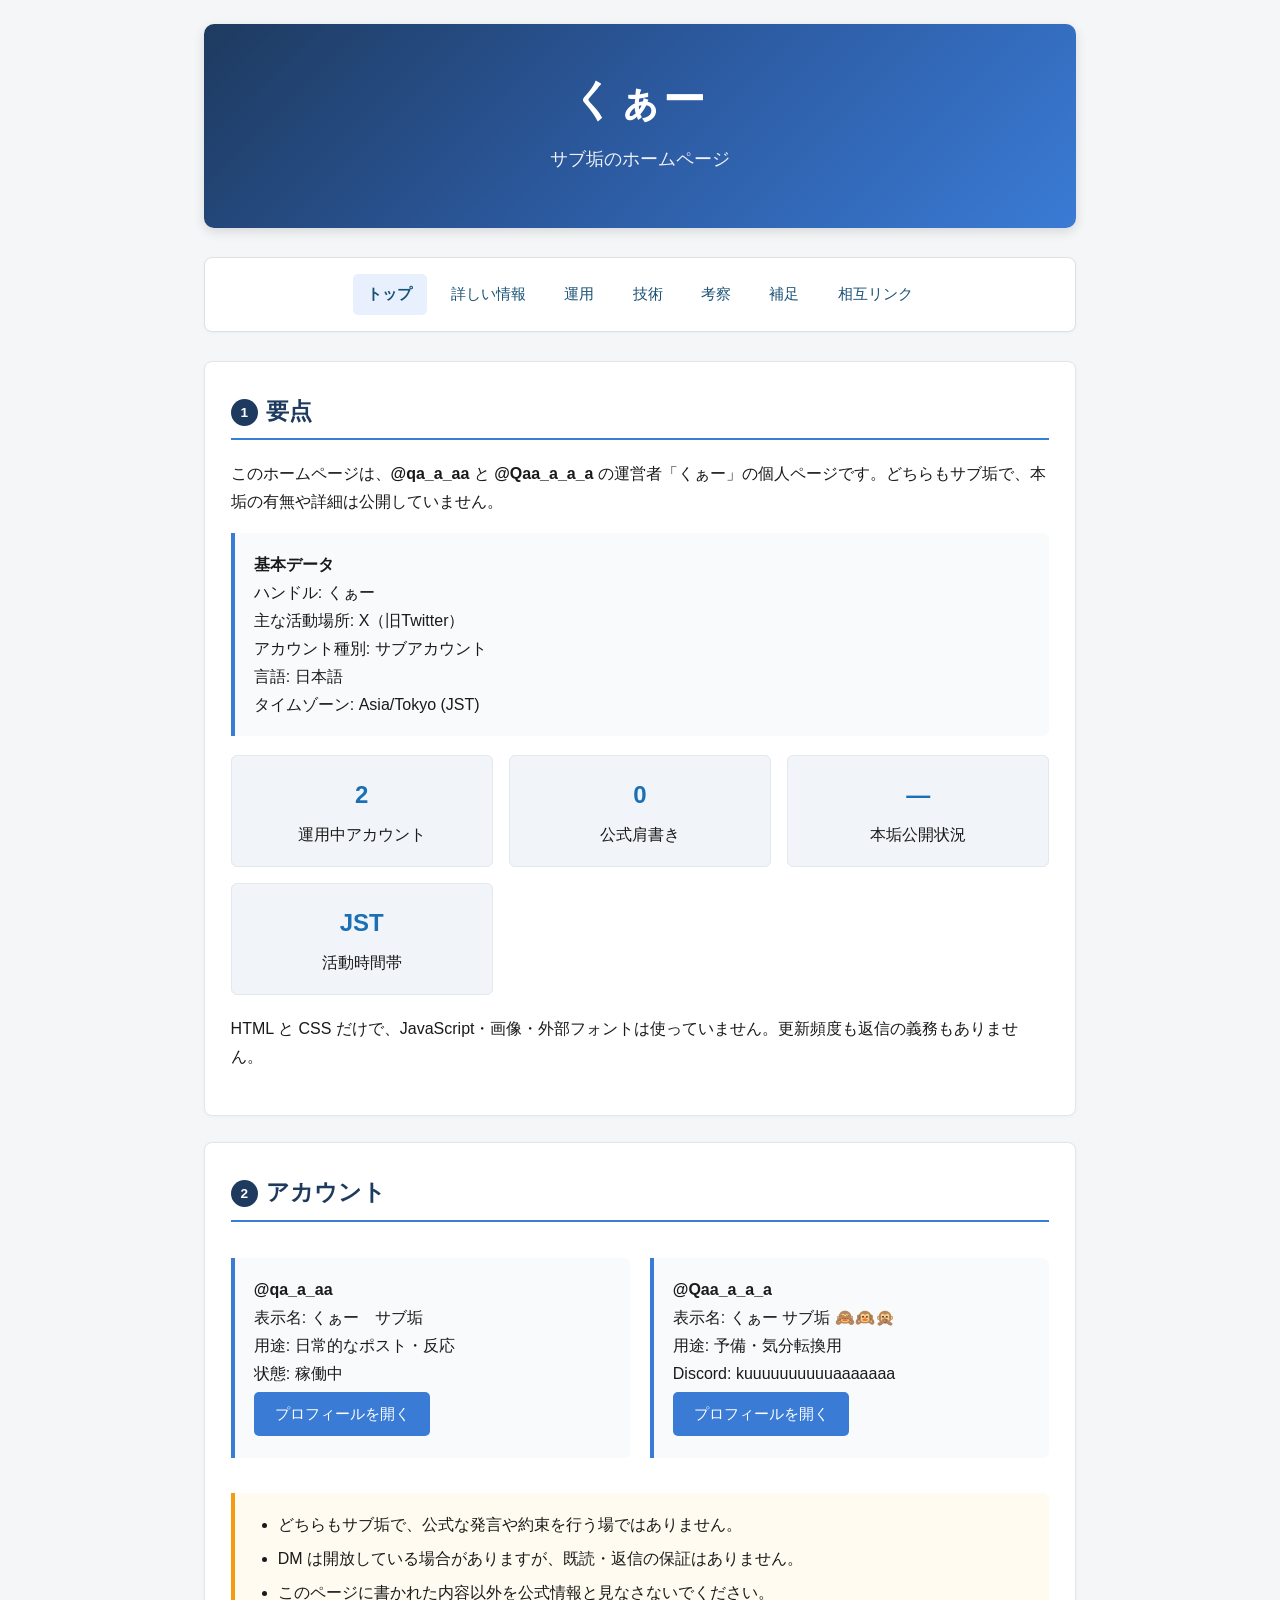
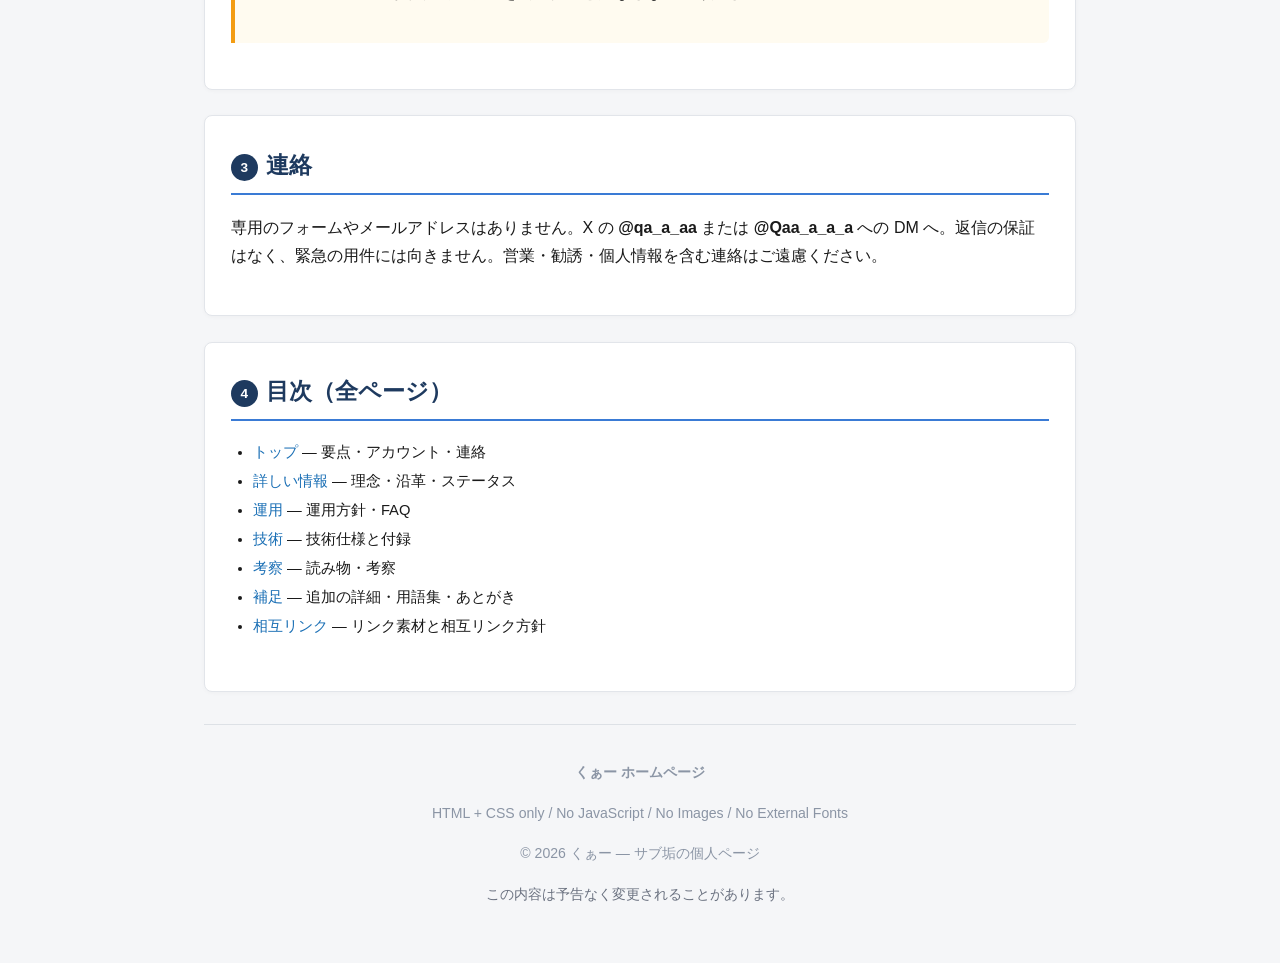
<file: index.html>
<!DOCTYPE html>
<html lang="ja">
<head>
<meta charset="utf-8">
<meta name="viewport" content="width=device-width,initial-scale=1">
<title>くぁー 公式ホームページ / kubobeem.tech</title>
<meta name="description" content="サブ垢「くぁー」の個人ページ。プロフィール、運用方針、FAQ、読み物。">
<meta property="og:type" content="website">
<meta property="og:title" content="くぁー 公式ホームページ">
<meta property="og:description" content="サブ垢「くぁー」の個人ページ。プロフィール、運用方針、FAQ、読み物。">
<meta property="og:url" content="https://kubobeem.tech/">
<meta property="og:image" content="https://kuboes.ninja/og.png">
<meta property="og:image:width" content="1200">
<meta property="og:image:height" content="630">
<meta name="twitter:card" content="summary_large_image">
<meta name="twitter:title" content="くぁー 公式ホームページ">
<meta name="twitter:description" content="サブ垢「くぁー」の個人ページ。プロフィール、運用方針、FAQ、読み物。">
<meta name="twitter:image" content="https://kuboes.ninja/og.png">
<link rel="stylesheet" href="style.css">
</head>
<body>

<header id="top">
<h1>くぁー</h1>
<p class="subtitle">サブ垢のホームページ</p>
</header>

<nav>
<a href="index.html" aria-current="page"><strong>トップ</strong></a>
<a href="about.html">詳しい情報</a>
<a href="policy.html">運用</a>
<a href="tech.html">技術</a>
<a href="notes.html">考察</a>
<a href="appendix.html">補足</a>
<a href="links.html">相互リンク</a>
</nav>

<section id="profile">
<h2><span class="section-num">1</span>要点</h2>

<p>このホームページは、<strong>@qa_a_aa</strong> と <strong>@Qaa_a_a_a</strong> の運営者「くぁー」の個人ページです。どちらもサブ垢で、本垢の有無や詳細は公開していません。</p>

<div class="card">
<strong>基本データ</strong><br>
ハンドル: くぁー<br>
主な活動場所: X（旧Twitter）<br>
アカウント種別: サブアカウント<br>
言語: 日本語<br>
タイムゾーン: Asia/Tokyo (JST)
</div>

<div class="grid">
<div class="grid-item"><strong>2</strong>運用中アカウント</div>
<div class="grid-item"><strong>0</strong>公式肩書き</div>
<div class="grid-item"><strong>—</strong>本垢公開状況</div>
<div class="grid-item"><strong>JST</strong>活動時間帯</div>
</div>

<p>HTML と CSS だけで、JavaScript・画像・外部フォントは使っていません。更新頻度も返信の義務もありません。</p>
</section>

<section id="accounts">
<h2><span class="section-num">2</span>アカウント</h2>

<div class="two-col">
<div class="card">
<strong>@qa_a_aa</strong><br>
表示名: くぁー　サブ垢<br>
用途: 日常的なポスト・反応<br>
状態: 稼働中<br>
<a href="https://x.com/qa_a_aa" class="btn">プロフィールを開く</a>
</div>
<div class="card">
<strong>@Qaa_a_a_a</strong><br>
表示名: くぁー サブ垢 🙈🙉🙊<br>
用途: 予備・気分転換用<br>
Discord: kuuuuuuuuuuaaaaaaa<br>
<a href="https://x.com/Qaa_a_a_a" class="btn">プロフィールを開く</a>
</div>
</div>

<div class="card card-note">
<ul>
<li>どちらもサブ垢で、公式な発言や約束を行う場ではありません。</li>
<li>DM は開放している場合がありますが、既読・返信の保証はありません。</li>
<li>このページに書かれた内容以外を公式情報と見なさないでください。</li>
</ul>
</div>
</section>

<section id="contact">
<h2><span class="section-num">3</span>連絡</h2>

<p>専用のフォームやメールアドレスはありません。X の <strong>@qa_a_aa</strong> または <strong>@Qaa_a_a_a</strong> への DM へ。返信の保証はなく、緊急の用件には向きません。営業・勧誘・個人情報を含む連絡はご遠慮ください。</p>
</section>

<section id="toc">
<h2><span class="section-num">4</span>目次（全ページ）</h2>

<ul class="toc">
<li><a href="index.html">トップ</a> — 要点・アカウント・連絡</li>
<li><a href="about.html">詳しい情報</a> — 理念・沿革・ステータス</li>
<li><a href="policy.html">運用</a> — 運用方針・FAQ</li>
<li><a href="tech.html">技術</a> — 技術仕様と付録</li>
<li><a href="notes.html">考察</a> — 読み物・考察</li>
<li><a href="appendix.html">補足</a> — 追加の詳細・用語集・あとがき</li>
<li><a href="links.html">相互リンク</a> — リンク素材と相互リンク方針</li>
</ul>
</section>

<footer>
<p><strong>くぁー ホームページ</strong></p>
<p>HTML + CSS only / No JavaScript / No Images / No External Fonts</p>
<p>© 2026 くぁー — サブ垢の個人ページ</p>
<p class="meta">この内容は予告なく変更されることがあります。</p>
</footer>
</body>
</html>
</file>
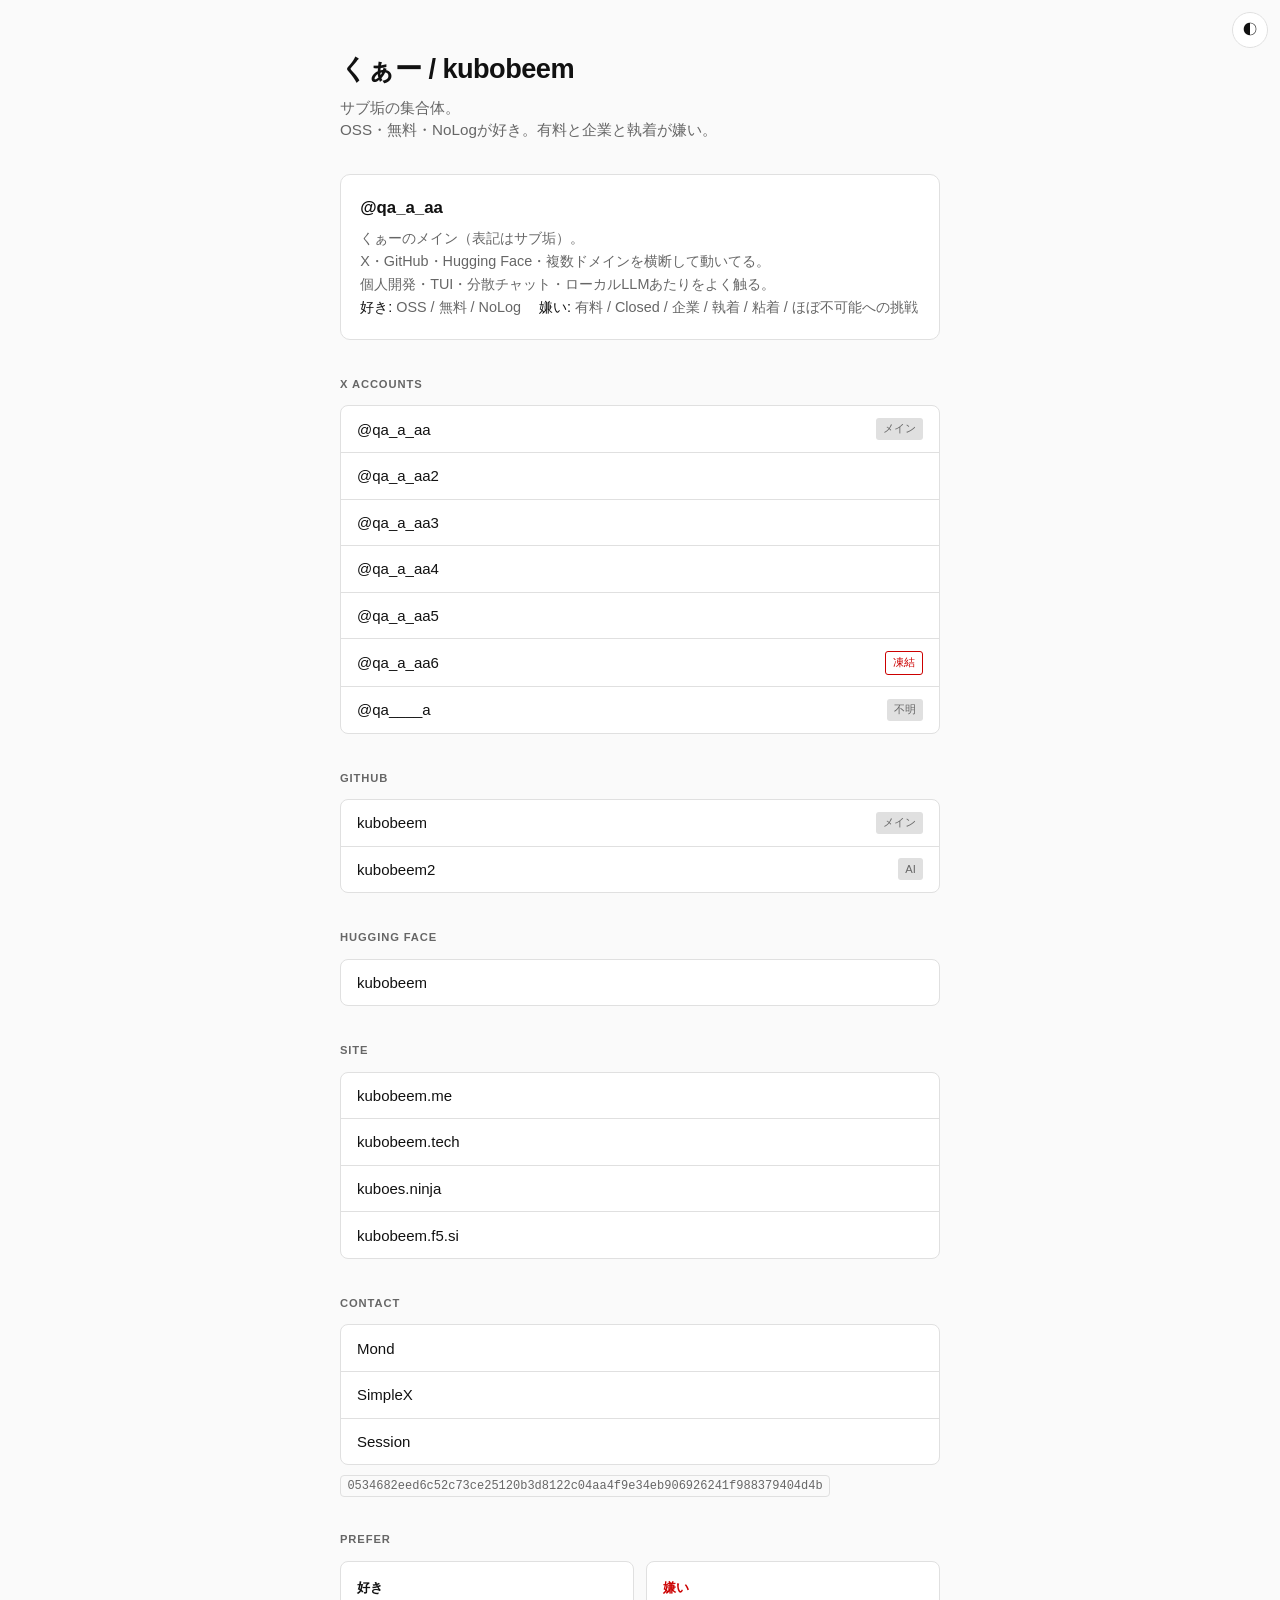
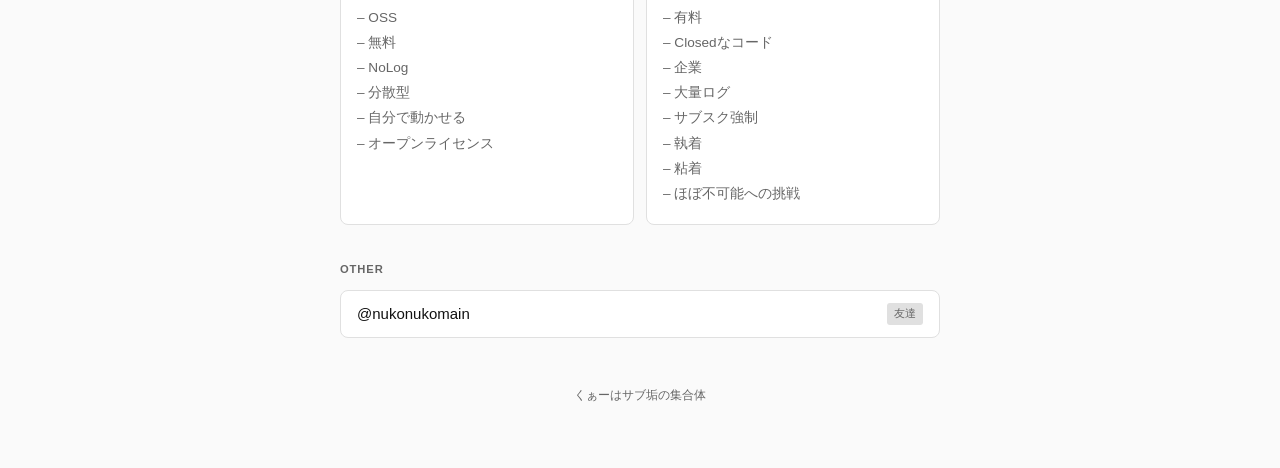
<file: me/index.html>
<!DOCTYPE html>
<html lang="ja">
<head>
  <meta charset="UTF-8">
  <meta name="viewport" content="width=device-width, initial-scale=1.0">
  <title>くぁー / kubobeem</title>
  <style>
    :root {
      --bg: #0a0a0a;
      --text: #e8e8e8;
      --muted: #777;
      --border: #222;
      --accent: #e11;
      --card: #141414;
      --hover: #1c1c1c;
    }

    @media (prefers-color-scheme: light) {
      :root:not([data-theme="dark"]) {
        --bg: #fafafa;
        --text: #111;
        --muted: #666;
        --border: #e0e0e0;
        --accent: #c00;
        --card: #fff;
        --hover: #f5f5f5;
      }
    }

    [data-theme="light"] {
      --bg: #fafafa;
      --text: #111;
      --muted: #666;
      --border: #e0e0e0;
      --accent: #c00;
      --card: #fff;
      --hover: #f5f5f5;
    }

    [data-theme="dark"] {
      --bg: #0a0a0a;
      --text: #e8e8e8;
      --muted: #777;
      --border: #222;
      --accent: #e11;
      --card: #141414;
      --hover: #1c1c1c;
    }

    * { margin: 0; padding: 0; box-sizing: border-box; }

    body {
      font-family: "SF Pro Text", -apple-system, BlinkMacSystemFont, "Segoe UI", "Hiragino Sans", "Noto Sans JP", sans-serif;
      background: var(--bg);
      color: var(--text);
      line-height: 1.55;
      padding: 3rem 1.25rem 4rem;
      max-width: 640px;
      margin: 0 auto;
      font-size: 15px;
      transition: background .15s, color .15s;
    }

    .theme-btn {
      position: fixed;
      top: 12px;
      right: 12px;
      width: 36px;
      height: 36px;
      border: 1px solid var(--border);
      background: var(--card);
      color: var(--text);
      font-size: 14px;
      cursor: pointer;
      border-radius: 50%;
      display: flex;
      align-items: center;
      justify-content: center;
      z-index: 10;
    }
    .theme-btn:hover { border-color: var(--accent); }

    header { margin-bottom: 2rem; }
    h1 {
      font-size: 1.7rem;
      font-weight: 700;
      letter-spacing: -0.02em;
      margin-bottom: 0.4rem;
    }
    .tagline {
      color: var(--muted);
      font-size: 0.95rem;
      line-height: 1.5;
    }

    .main-card {
      border: 1px solid var(--border);
      border-radius: 10px;
      background: var(--card);
      padding: 1.25rem 1.2rem;
      margin-bottom: 2.25rem;
    }
    .main-card .handle {
      font-size: 1.05rem;
      font-weight: 600;
      margin-bottom: 0.35rem;
    }
    .main-card .handle a {
      color: var(--text);
      text-decoration: none;
    }
    .main-card .handle a:hover { color: var(--accent); }
    .main-card .desc {
      color: var(--muted);
      font-size: 0.9rem;
      line-height: 1.6;
    }
    .main-card .desc strong {
      color: var(--text);
      font-weight: 500;
    }

    section { margin-bottom: 2.25rem; }
    h2 {
      font-size: 0.7rem;
      font-weight: 600;
      letter-spacing: 0.08em;
      text-transform: uppercase;
      color: var(--muted);
      margin-bottom: 0.75rem;
    }

    .list {
      border: 1px solid var(--border);
      border-radius: 8px;
      overflow: hidden;
      background: var(--card);
    }
    .row {
      display: flex;
      align-items: center;
      justify-content: space-between;
      padding: 0.7rem 1rem;
      border-bottom: 1px solid var(--border);
      text-decoration: none;
      color: var(--text);
      transition: background .1s;
    }
    .row:last-child { border-bottom: none; }
    .row:hover { background: var(--hover); }
    .row .name { font-weight: 500; }
    .badge {
      font-size: 0.7rem;
      padding: 0.15rem 0.45rem;
      border-radius: 3px;
      background: var(--border);
      color: var(--muted);
      font-weight: 500;
    }
    .badge.red {
      background: transparent;
      color: var(--accent);
      border: 1px solid var(--accent);
    }

    .pref {
      display: grid;
      grid-template-columns: 1fr 1fr;
      gap: 0.75rem;
    }
    @media (max-width: 480px) {
      .pref { grid-template-columns: 1fr; }
    }
    .pref-box {
      border: 1px solid var(--border);
      border-radius: 8px;
      padding: 1rem;
      background: var(--card);
    }
    .pref-box h3 {
      font-size: 0.8rem;
      font-weight: 600;
      margin-bottom: 0.6rem;
    }
    .pref-box.hate h3 { color: var(--accent); }
    .pref-box ul {
      list-style: none;
      font-size: 0.85rem;
      color: var(--muted);
    }
    .pref-box li { margin-bottom: 0.25rem; }
    .pref-box li::before { content: "– "; }

    code {
      font-family: ui-monospace, "SF Mono", Menlo, monospace;
      font-size: 0.75rem;
      background: var(--bg);
      padding: 0.2rem 0.4rem;
      border-radius: 4px;
      border: 1px solid var(--border);
      word-break: break-all;
    }

    footer {
      margin-top: 3rem;
      text-align: center;
      font-size: 0.75rem;
      color: var(--muted);
    }
  </style>
</head>
<body>
  <button class="theme-btn" onclick="toggleTheme()" title="テーマ切替">◐</button>

  <header>
    <h1>くぁー / kubobeem</h1>
    <p class="tagline">サブ垢の集合体。<br>OSS・無料・NoLogが好き。有料と企業と執着が嫌い。</p>
  </header>

  <div class="main-card">
    <div class="handle"><a href="https://x.com/qa_a_aa" target="_blank">@qa_a_aa</a></div>
    <p class="desc">
      くぁーのメイン（表記はサブ垢）。<br>
      X・GitHub・Hugging Face・複数ドメインを横断して動いてる。<br>
      個人開発・TUI・分散チャット・ローカルLLMあたりをよく触る。<br>
      <strong>好き:</strong> OSS / 無料 / NoLog　
      <strong>嫌い:</strong> 有料 / Closed / 企業 / 執着 / 粘着 / ほぼ不可能への挑戦
    </p>
  </div>

  <section>
    <h2>X Accounts</h2>
    <div class="list">
      <a class="row" href="https://x.com/qa_a_aa" target="_blank">
        <span class="name">@qa_a_aa</span>
        <span class="badge">メイン</span>
      </a>
      <a class="row" href="https://x.com/qa_a_aa2" target="_blank">
        <span class="name">@qa_a_aa2</span>
      </a>
      <a class="row" href="https://x.com/qa_a_aa3" target="_blank">
        <span class="name">@qa_a_aa3</span>
      </a>
      <a class="row" href="https://x.com/qa_a_aa4" target="_blank">
        <span class="name">@qa_a_aa4</span>
      </a>
      <a class="row" href="https://x.com/qa_a_aa5" target="_blank">
        <span class="name">@qa_a_aa5</span>
      </a>
      <a class="row" href="https://x.com/qa_a_aa6" target="_blank">
        <span class="name">@qa_a_aa6</span>
        <span class="badge red">凍結</span>
      </a>
      <a class="row" href="https://x.com/qa____a" target="_blank">
        <span class="name">@qa____a</span>
        <span class="badge">不明</span>
      </a>
    </div>
  </section>

  <section>
    <h2>GitHub</h2>
    <div class="list">
      <a class="row" href="https://github.com/kubobeem" target="_blank">
        <span class="name">kubobeem</span>
        <span class="badge">メイン</span>
      </a>
      <a class="row" href="https://github.com/kubobeem2" target="_blank">
        <span class="name">kubobeem2</span>
        <span class="badge">AI</span>
      </a>
    </div>
  </section>

  <section>
    <h2>Hugging Face</h2>
    <div class="list">
      <a class="row" href="https://huggingface.co/kubobeem" target="_blank">
        <span class="name">kubobeem</span>
      </a>
    </div>
  </section>

  <section>
    <h2>Site</h2>
    <div class="list">
      <a class="row" href="https://kubobeem.me" target="_blank">
        <span class="name">kubobeem.me</span>
      </a>
      <a class="row" href="https://kubobeem.tech" target="_blank">
        <span class="name">kubobeem.tech</span>
      </a>
      <a class="row" href="https://kuboes.ninja" target="_blank">
        <span class="name">kuboes.ninja</span>
      </a>
      <a class="row" href="https://kubobeem.f5.si" target="_blank">
        <span class="name">kubobeem.f5.si</span>
      </a>
    </div>
  </section>

  <section>
    <h2>Contact</h2>
    <div class="list">
      <a class="row" href="https://mond.how/qa_a_aa2" target="_blank">
        <span class="name">Mond</span>
      </a>
      <a class="row" href="https://smp11.simplex.im/a#WwuQIlTf_T4Cpzh3sHNFY00VuAzZKMMy-DINXXAkZrw" target="_blank">
        <span class="name">SimpleX</span>
      </a>
      <div class="row" style="cursor:default">
        <span class="name">Session</span>
      </div>
    </div>
    <p style="margin-top:0.6rem;font-size:0.8rem;color:var(--muted)">
      <code>0534682eed6c52c73ce25120b3d8122c04aa4f9e34eb906926241f988379404d4b</code>
    </p>
  </section>

  <section>
    <h2>Prefer</h2>
    <div class="pref">
      <div class="pref-box">
        <h3>好き</h3>
        <ul>
          <li>OSS</li>
          <li>無料</li>
          <li>NoLog</li>
          <li>分散型</li>
          <li>自分で動かせる</li>
          <li>オープンライセンス</li>
        </ul>
      </div>
      <div class="pref-box hate">
        <h3>嫌い</h3>
        <ul>
          <li>有料</li>
          <li>Closedなコード</li>
          <li>企業</li>
          <li>大量ログ</li>
          <li>サブスク強制</li>
          <li>執着</li>
          <li>粘着</li>
          <li>ほぼ不可能への挑戦</li>
        </ul>
      </div>
    </div>
  </section>

  <section>
    <h2>Other</h2>
    <div class="list">
      <a class="row" href="https://x.com/nukonukomain" target="_blank">
        <span class="name">@nukonukomain</span>
        <span class="badge">友達</span>
      </a>
    </div>
  </section>

  <footer>くぁーはサブ垢の集合体</footer>

  <script>
    function toggleTheme() {
      const html = document.documentElement;
      const cur = html.getAttribute('data-theme');
      if (cur === 'dark') {
        html.setAttribute('data-theme', 'light');
        localStorage.setItem('theme', 'light');
      } else if (cur === 'light') {
        html.setAttribute('data-theme', 'dark');
        localStorage.setItem('theme', 'dark');
      } else {
        const dark = window.matchMedia('(prefers-color-scheme: dark)').matches;
        html.setAttribute('data-theme', dark ? 'light' : 'dark');
        localStorage.setItem('theme', dark ? 'light' : 'dark');
      }
    }
    (function () {
      const s = localStorage.getItem('theme');
      if (s) document.documentElement.setAttribute('data-theme', s);
    })();
  </script>
</body>
</html>
</file>
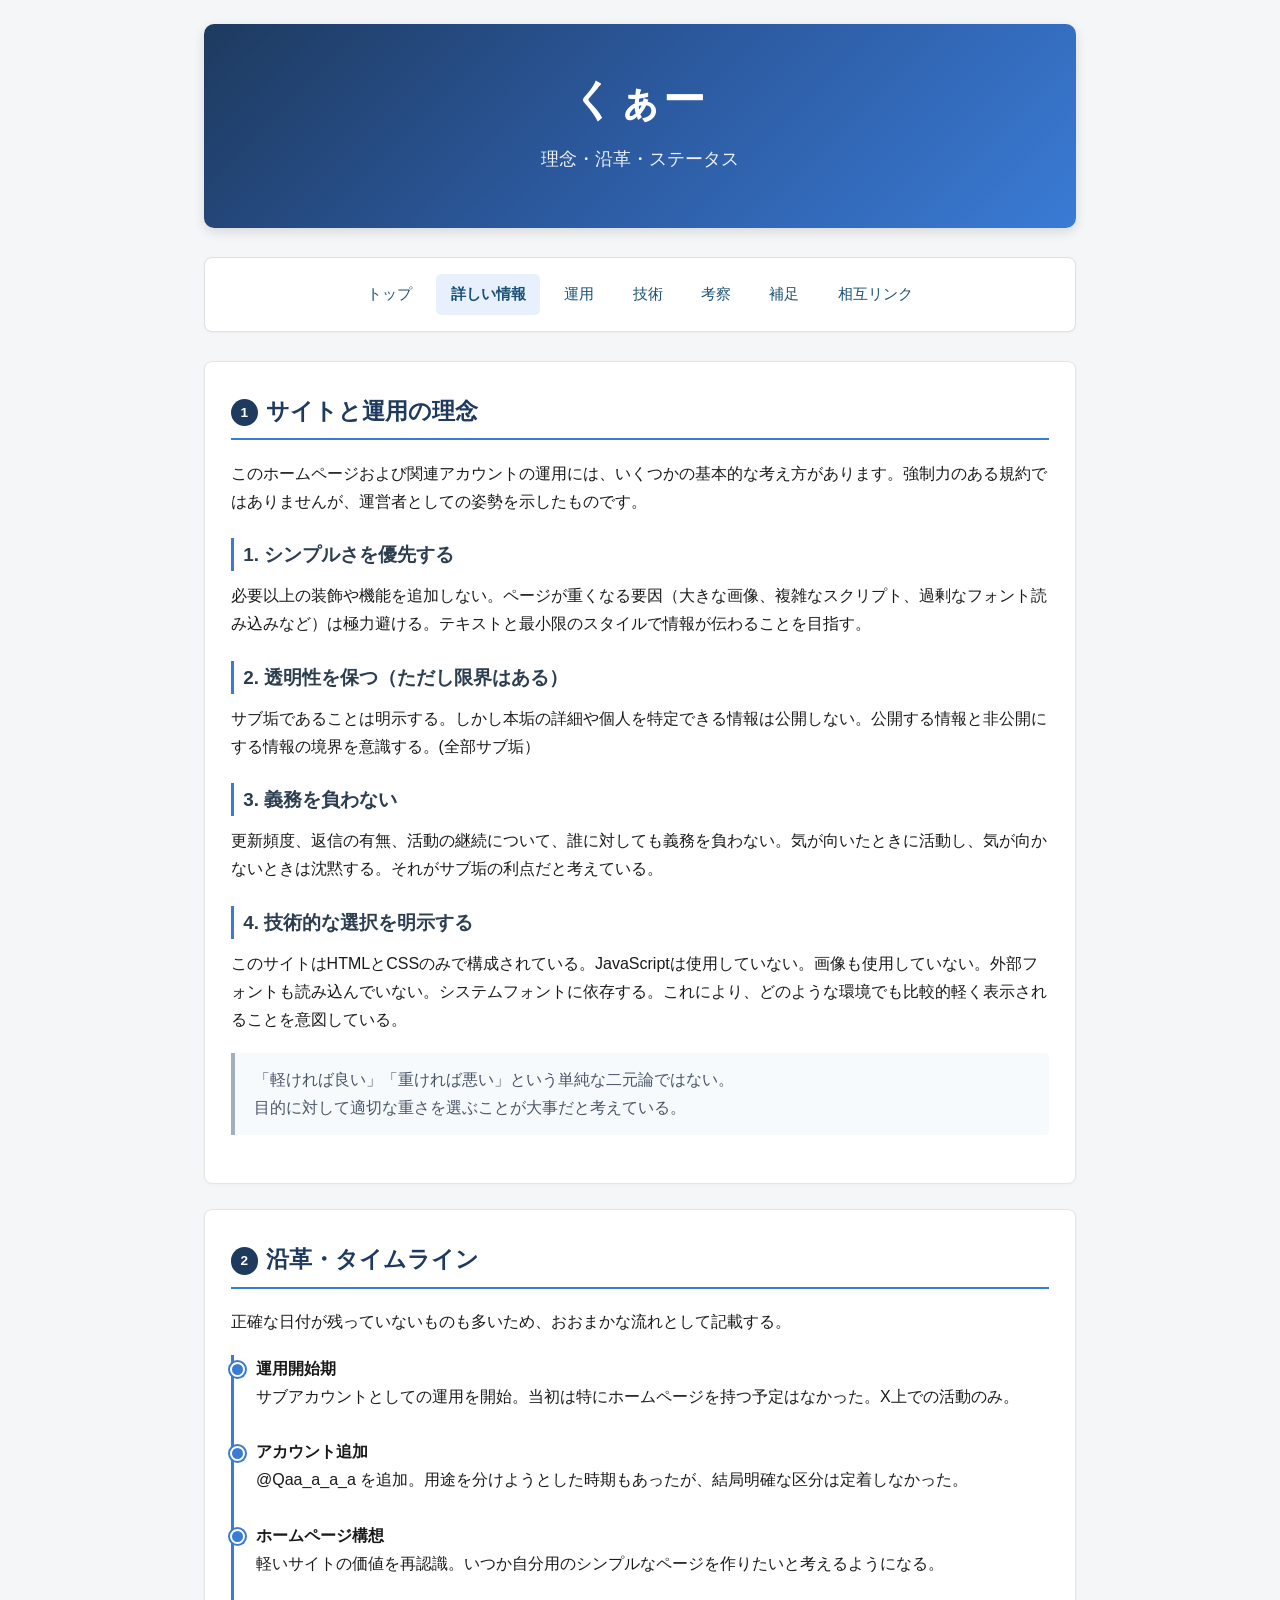
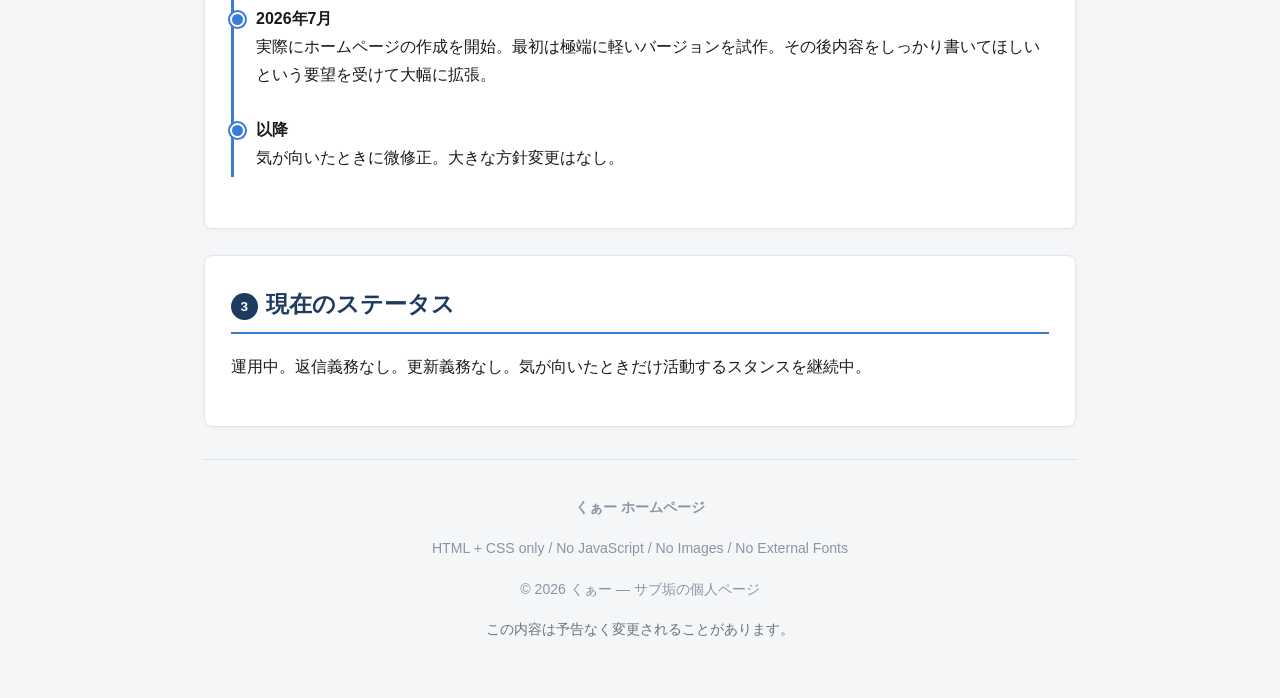
<file: about.html>
<!DOCTYPE html>
<html lang="ja">
<head>
<meta charset="utf-8">
<meta name="viewport" content="width=device-width,initial-scale=1">
<title>くぁー 公式ホームページ　詳しい情報 / kubobeem.tech</title>
<link rel="stylesheet" href="style.css">
</head>
<body>

<header id="top">
<h1>くぁー</h1>
<p class="subtitle">理念・沿革・ステータス</p>
</header>

<nav>
<a href="index.html">トップ</a>
<a href="about.html" aria-current="page"><strong>詳しい情報</strong></a>
<a href="policy.html">運用</a>
<a href="tech.html">技術</a>
<a href="notes.html">考察</a>
<a href="appendix.html">補足</a>
<a href="links.html">相互リンク</a>
</nav>

<section id="philosophy">

<h2><span class="section-num">1</span>サイトと運用の理念</h2>

<p>このホームページおよび関連アカウントの運用には、いくつかの基本的な考え方があります。強制力のある規約ではありませんが、運営者としての姿勢を示したものです。</p>

<h3>1. シンプルさを優先する</h3>

<p>必要以上の装飾や機能を追加しない。ページが重くなる要因（大きな画像、複雑なスクリプト、過剰なフォント読み込みなど）は極力避ける。テキストと最小限のスタイルで情報が伝わることを目指す。</p>

<h3>2. 透明性を保つ（ただし限界はある）</h3>

<p>サブ垢であることは明示する。しかし本垢の詳細や個人を特定できる情報は公開しない。公開する情報と非公開にする情報の境界を意識する。(全部サブ垢）</p>

<h3>3. 義務を負わない</h3>

<p>更新頻度、返信の有無、活動の継続について、誰に対しても義務を負わない。気が向いたときに活動し、気が向かないときは沈黙する。それがサブ垢の利点だと考えている。</p>

<h3>4. 技術的な選択を明示する</h3>

<p>このサイトはHTMLとCSSのみで構成されている。JavaScriptは使用していない。画像も使用していない。外部フォントも読み込んでいない。システムフォントに依存する。これにより、どのような環境でも比較的軽く表示されることを意図している。</p>

<blockquote>
「軽ければ良い」「重ければ悪い」という単純な二元論ではない。<br>
目的に対して適切な重さを選ぶことが大事だと考えている。
</blockquote>

</section>

<section id="history">

<h2><span class="section-num">2</span>沿革・タイムライン</h2>

<p>正確な日付が残っていないものも多いため、おおまかな流れとして記載する。</p>

<div class="timeline">

<div class="timeline-item">

<strong>運用開始期</strong><br>

サブアカウントとしての運用を開始。当初は特にホームページを持つ予定はなかった。X上での活動のみ。

</div>

<div class="timeline-item">

<strong>アカウント追加</strong><br>

@Qaa_a_a_a を追加。用途を分けようとした時期もあったが、結局明確な区分は定着しなかった。

</div>

<div class="timeline-item">

<strong>ホームページ構想</strong><br>

軽いサイトの価値を再認識。いつか自分用のシンプルなページを作りたいと考えるようになる。

</div>

<div class="timeline-item">

<strong>2026年7月</strong><br>

実際にホームページの作成を開始。最初は極端に軽いバージョンを試作。その後内容をしっかり書いてほしいという要望を受けて大幅に拡張。

</div>

<div class="timeline-item">

<strong>以降</strong><br>

気が向いたときに微修正。大きな方針変更はなし。

</div>

</div>

</section>

<section id="status">

<h2><span class="section-num">3</span>現在のステータス</h2>

<p>運用中。返信義務なし。更新義務なし。気が向いたときだけ活動するスタンスを継続中。</p>

</section>

<footer>
<p><strong>くぁー ホームページ</strong></p>
<p>HTML + CSS only / No JavaScript / No Images / No External Fonts</p>
<p>© 2026 くぁー — サブ垢の個人ページ</p>
<p class="meta">この内容は予告なく変更されることがあります。</p>
</footer>
</body>
</html>
</file>
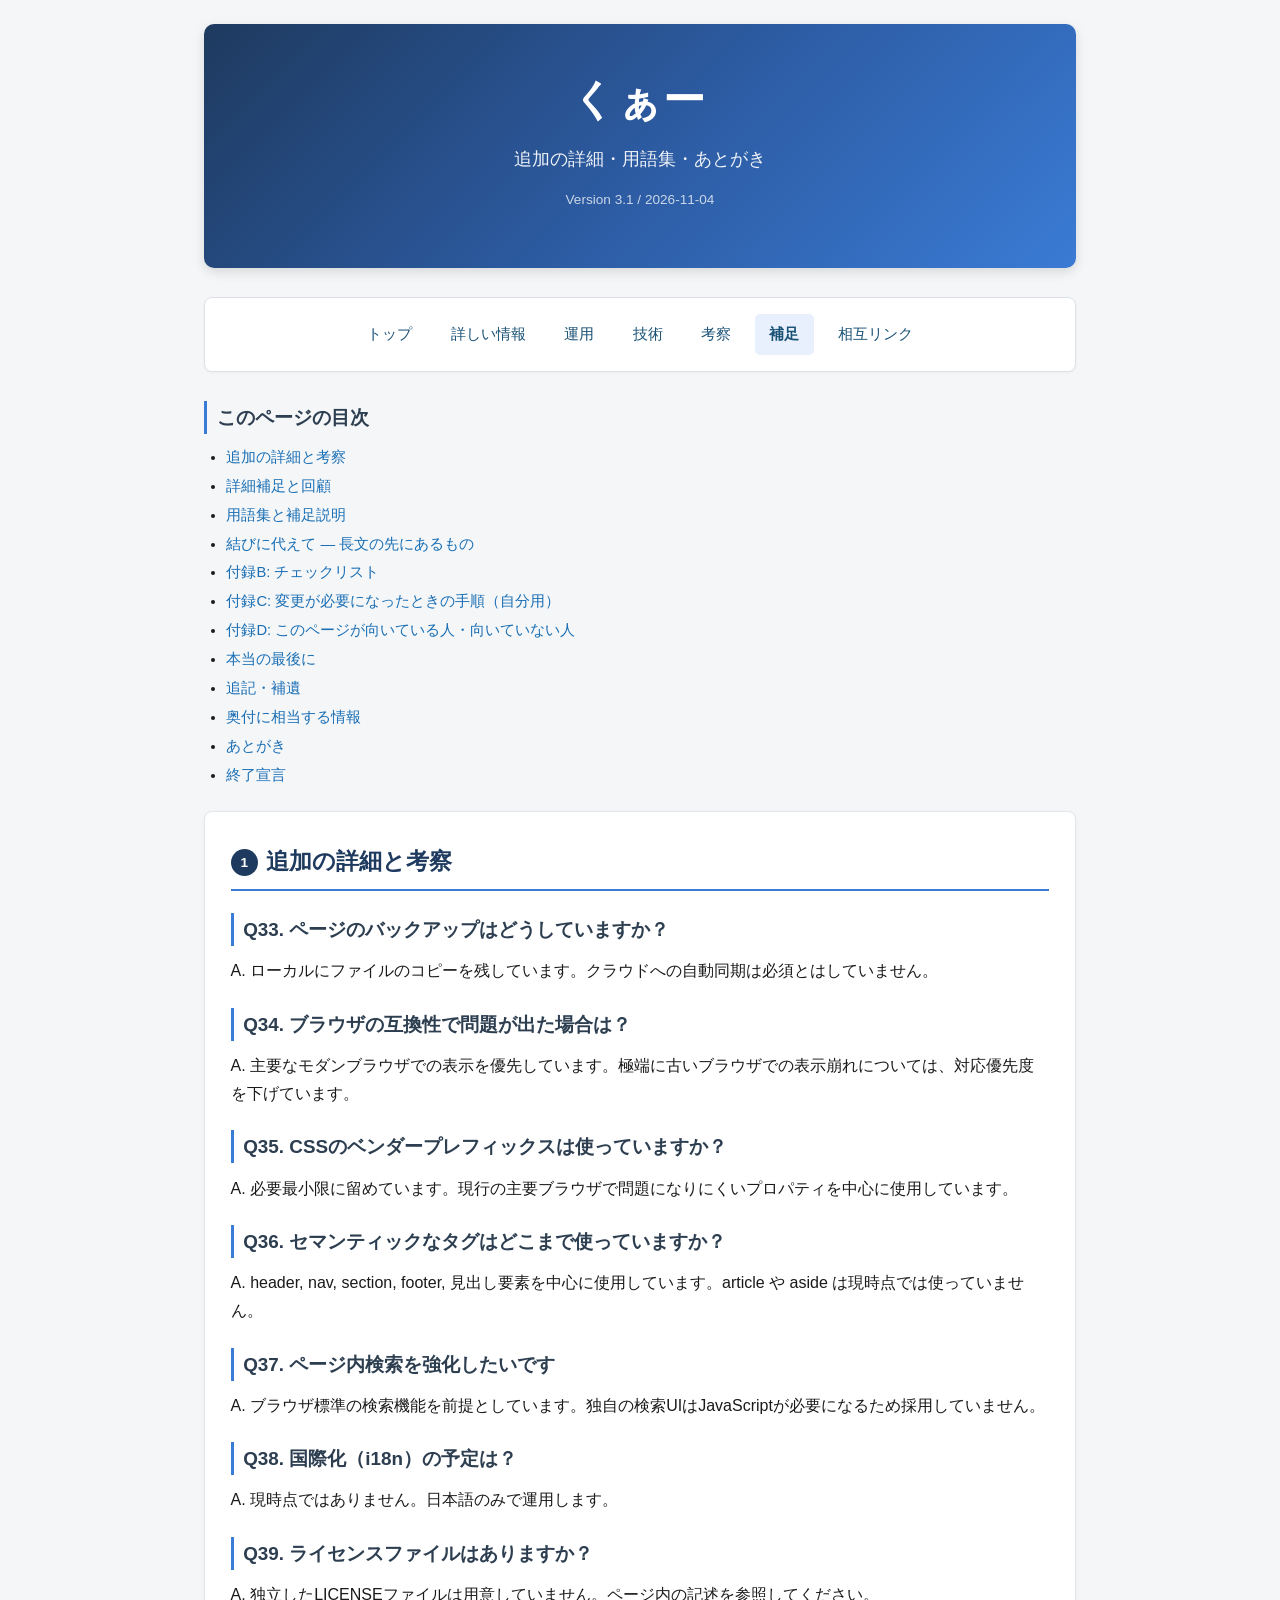
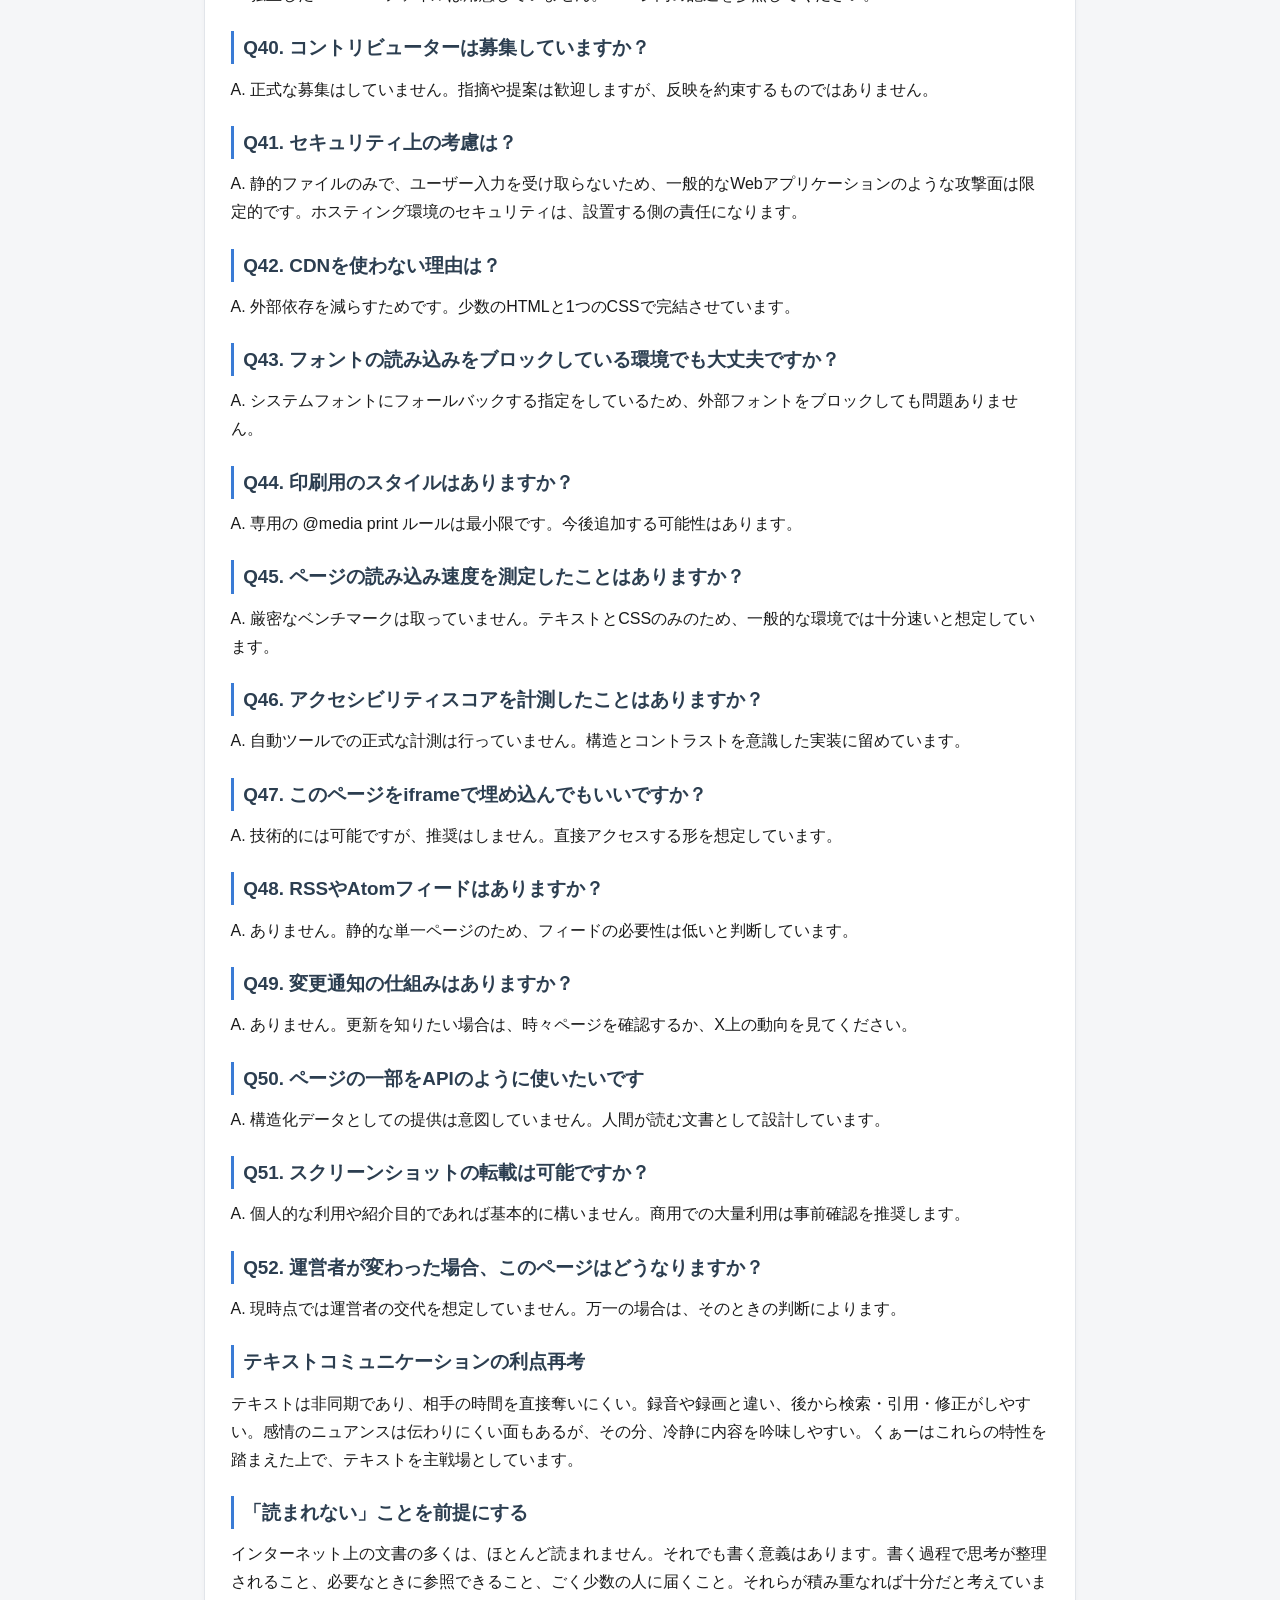
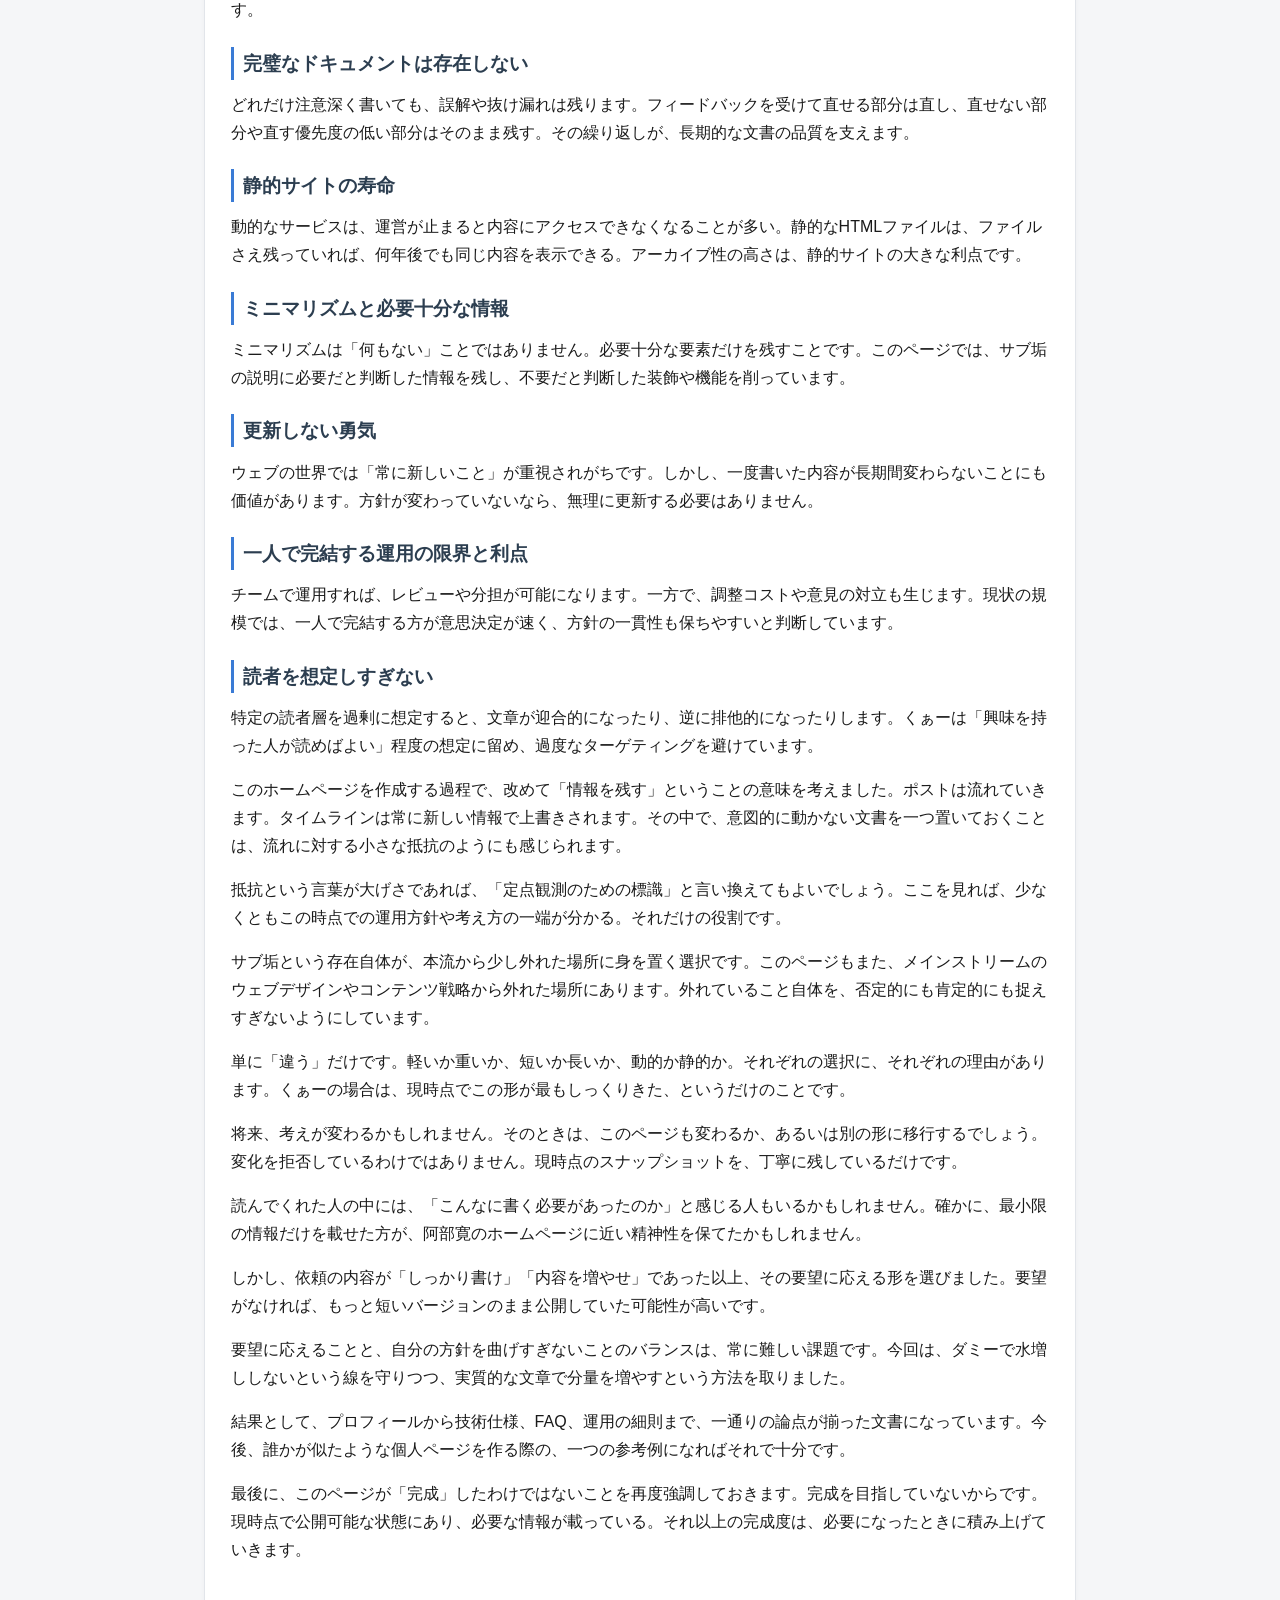
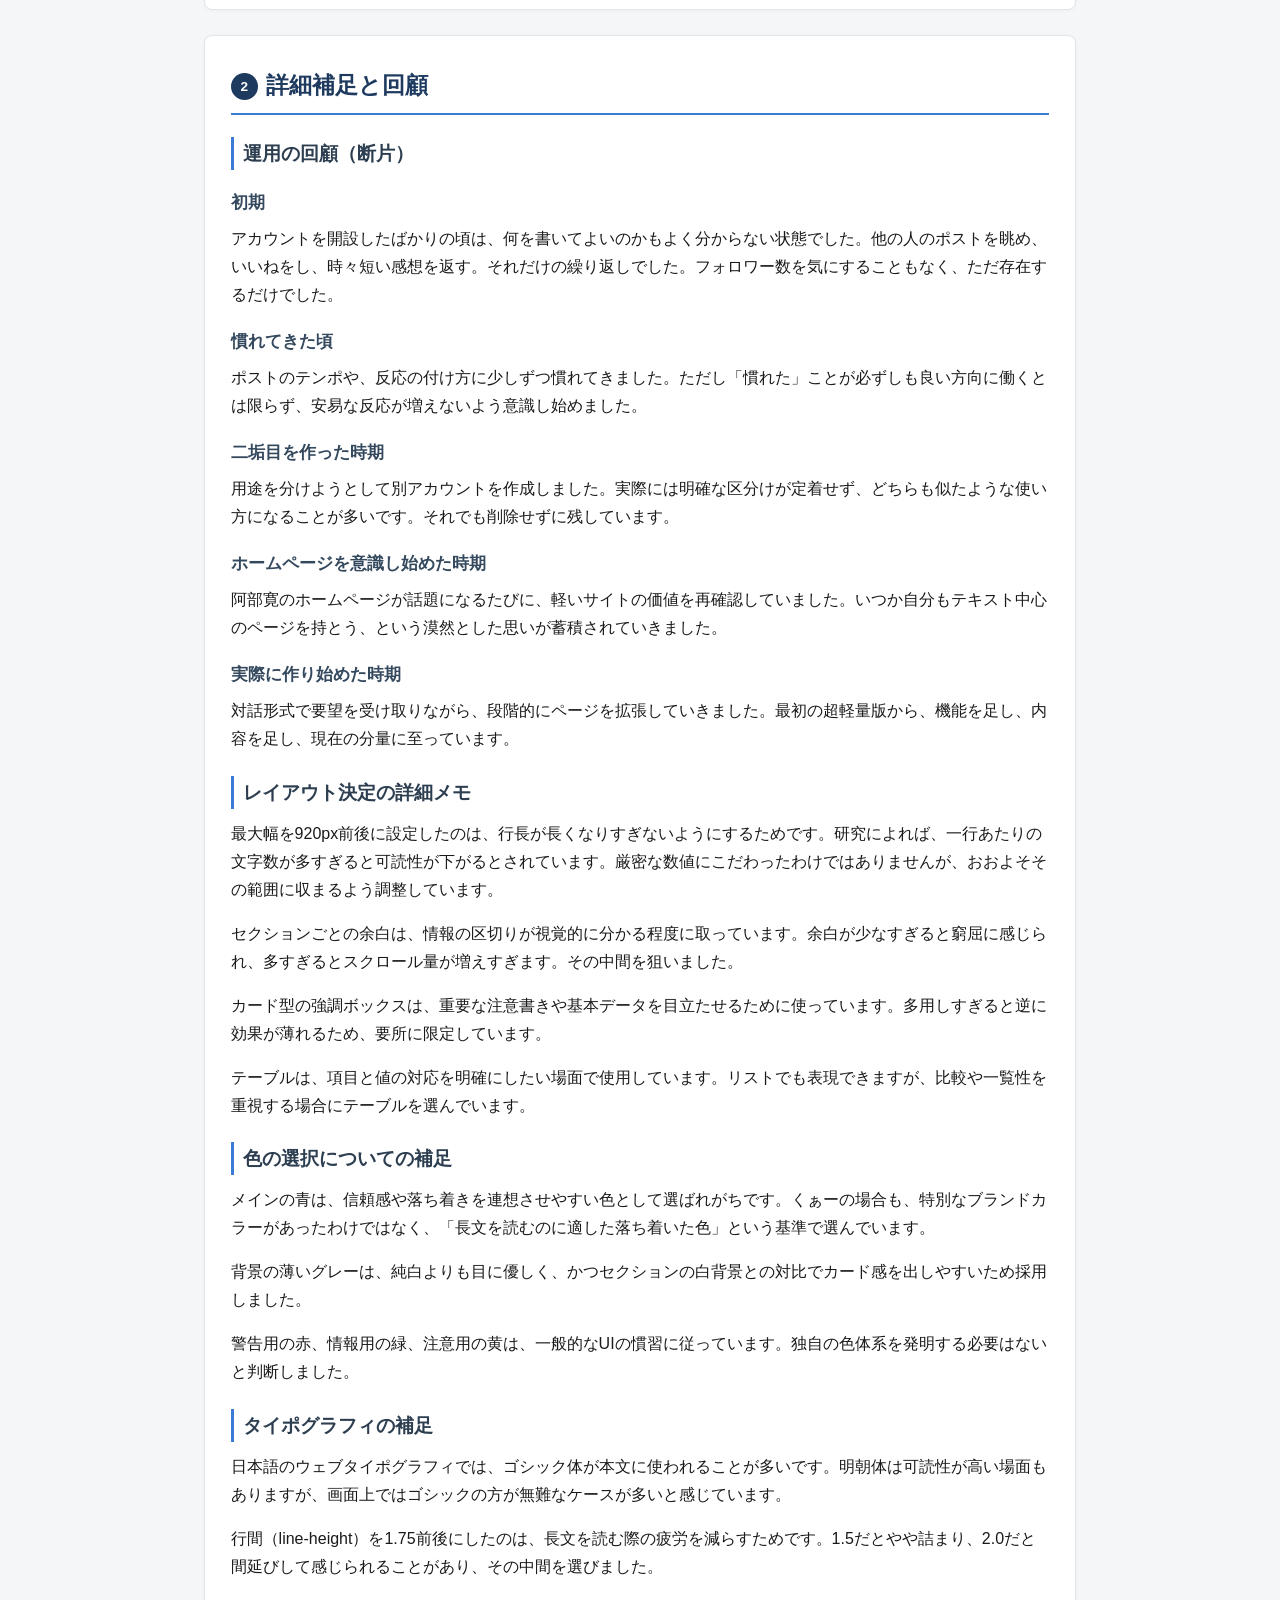
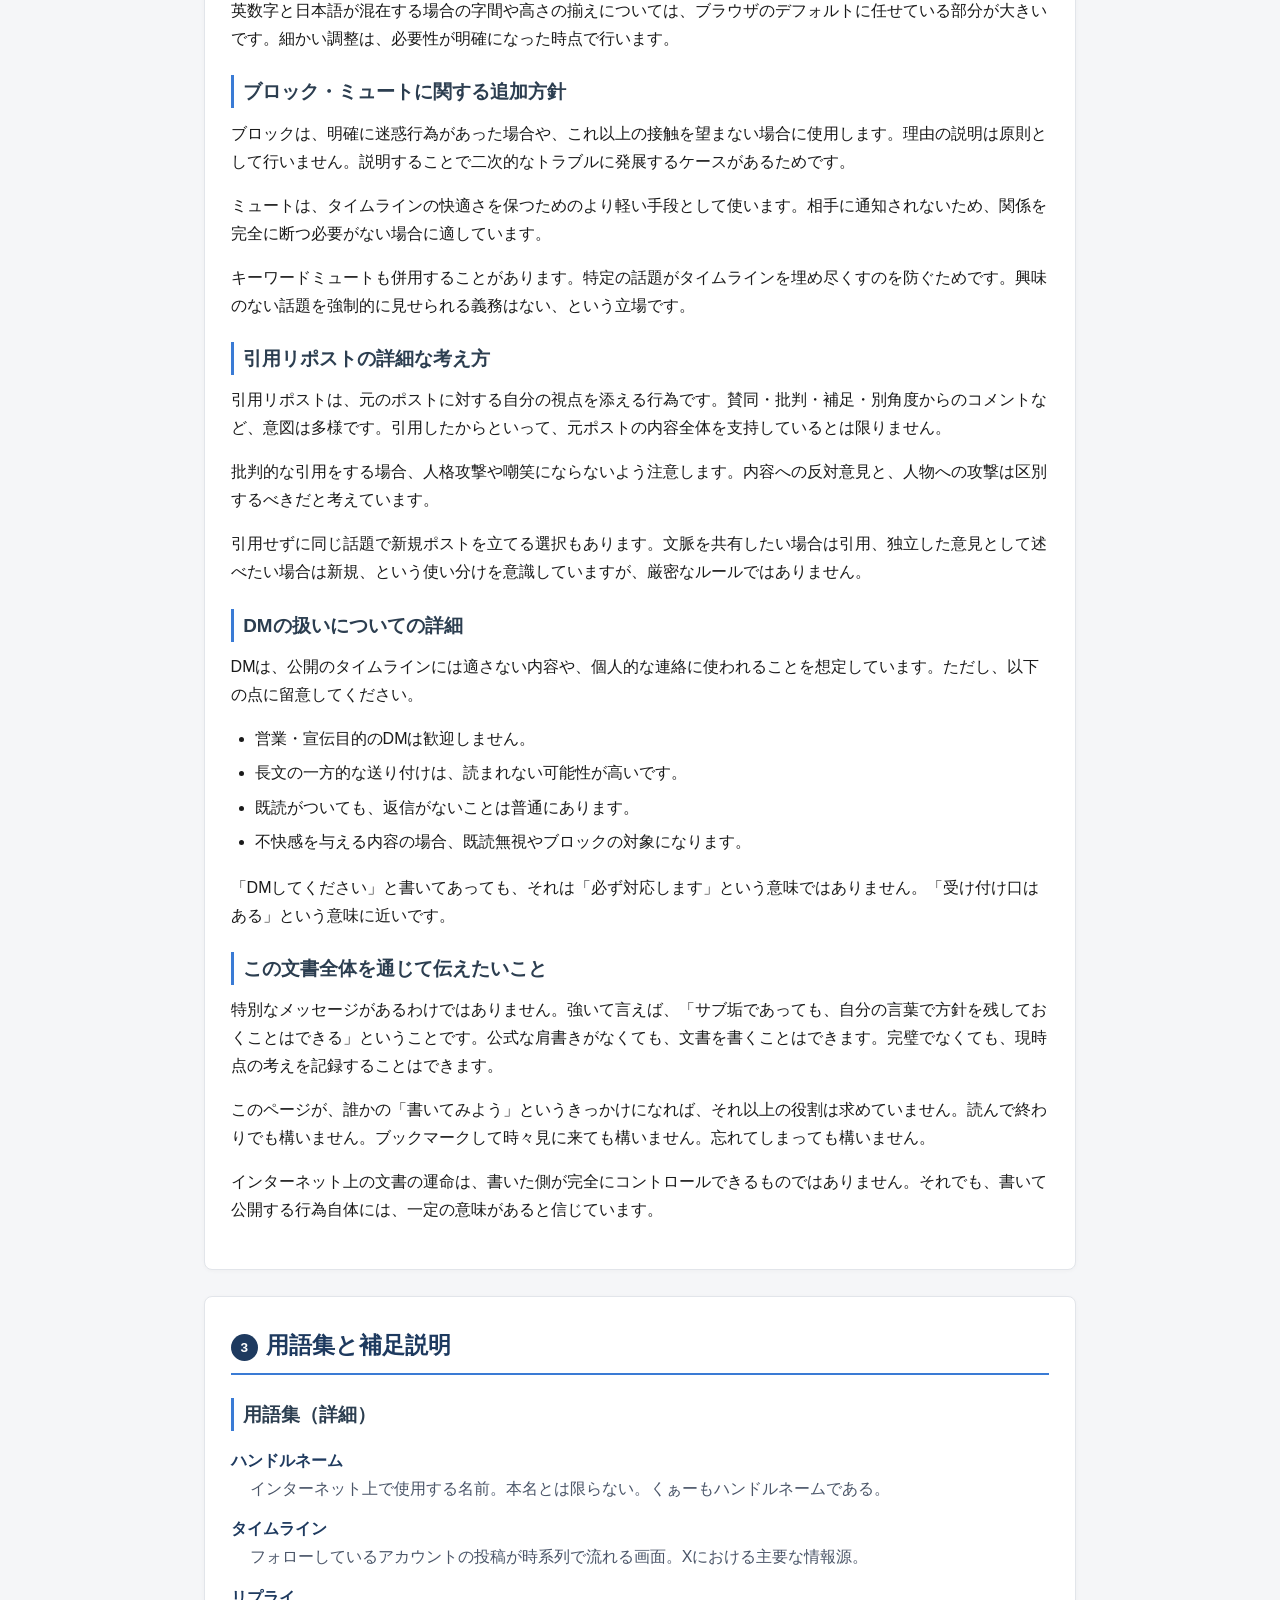
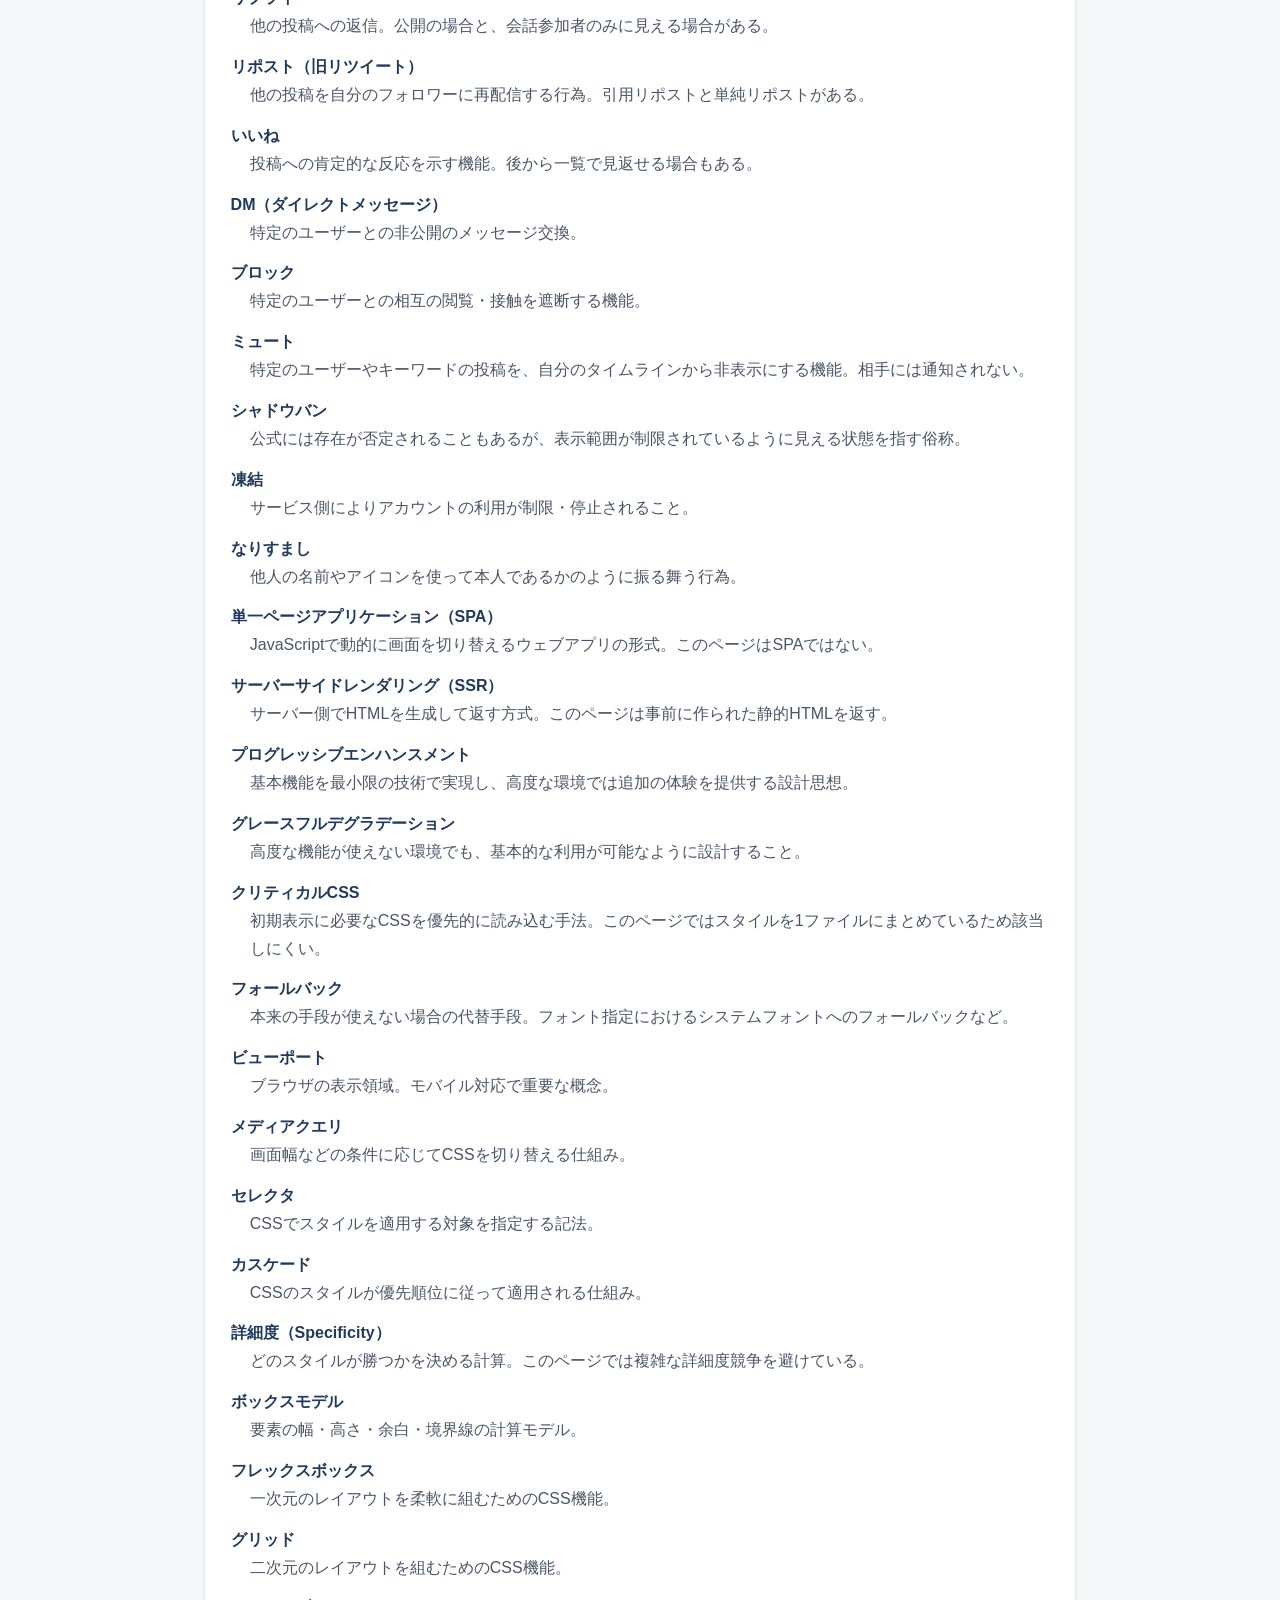
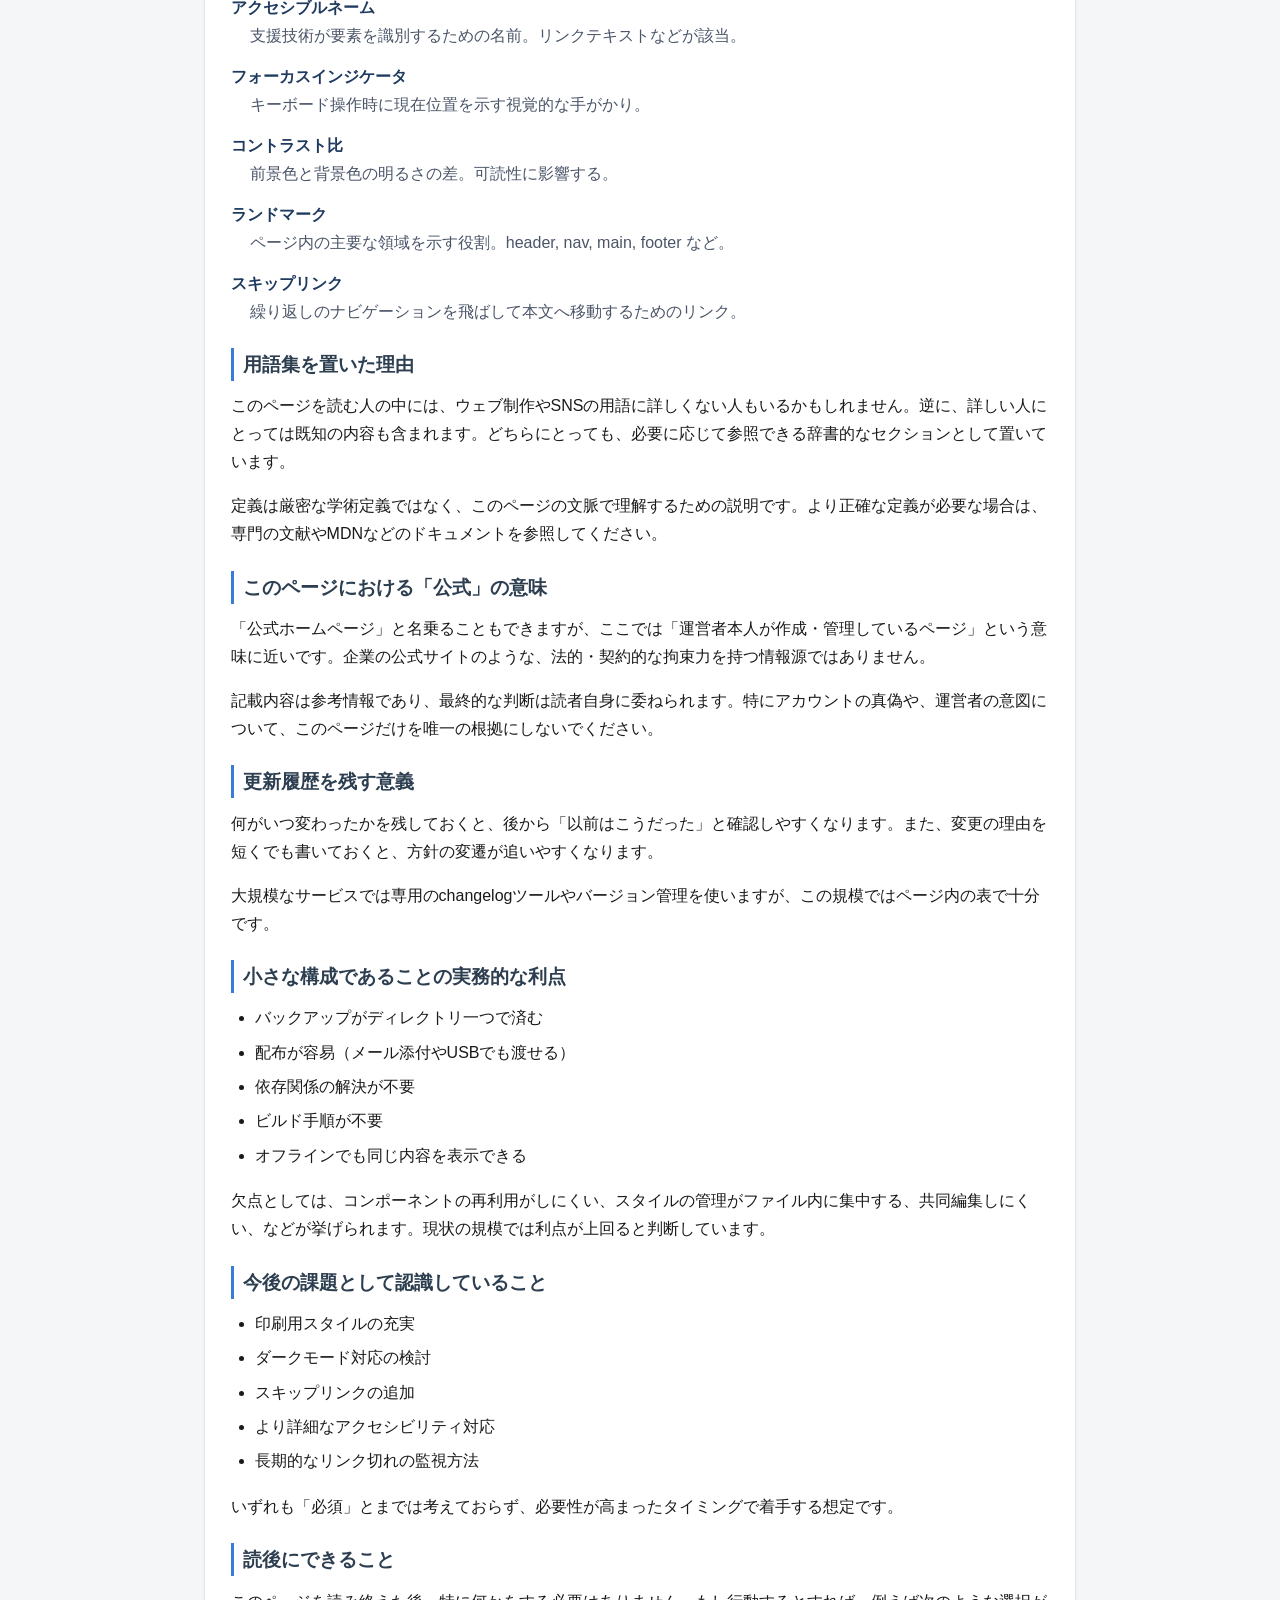
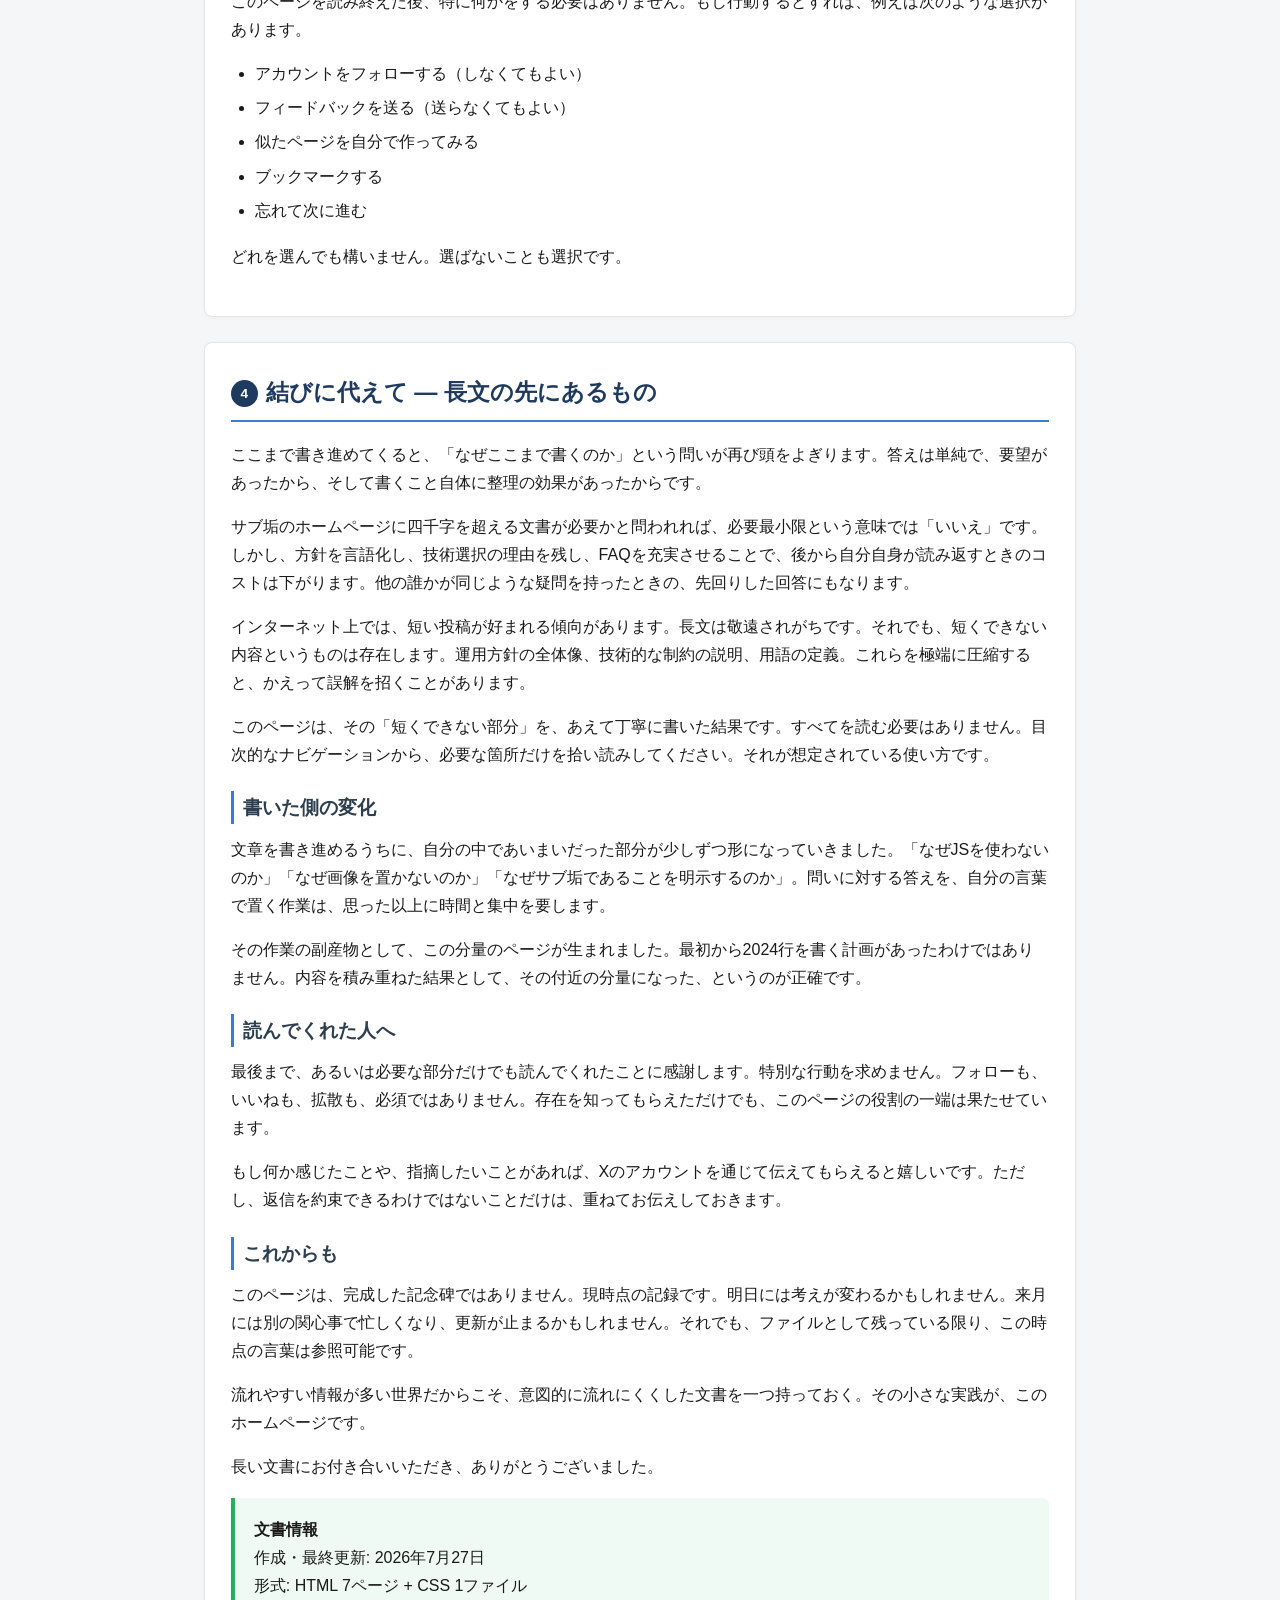
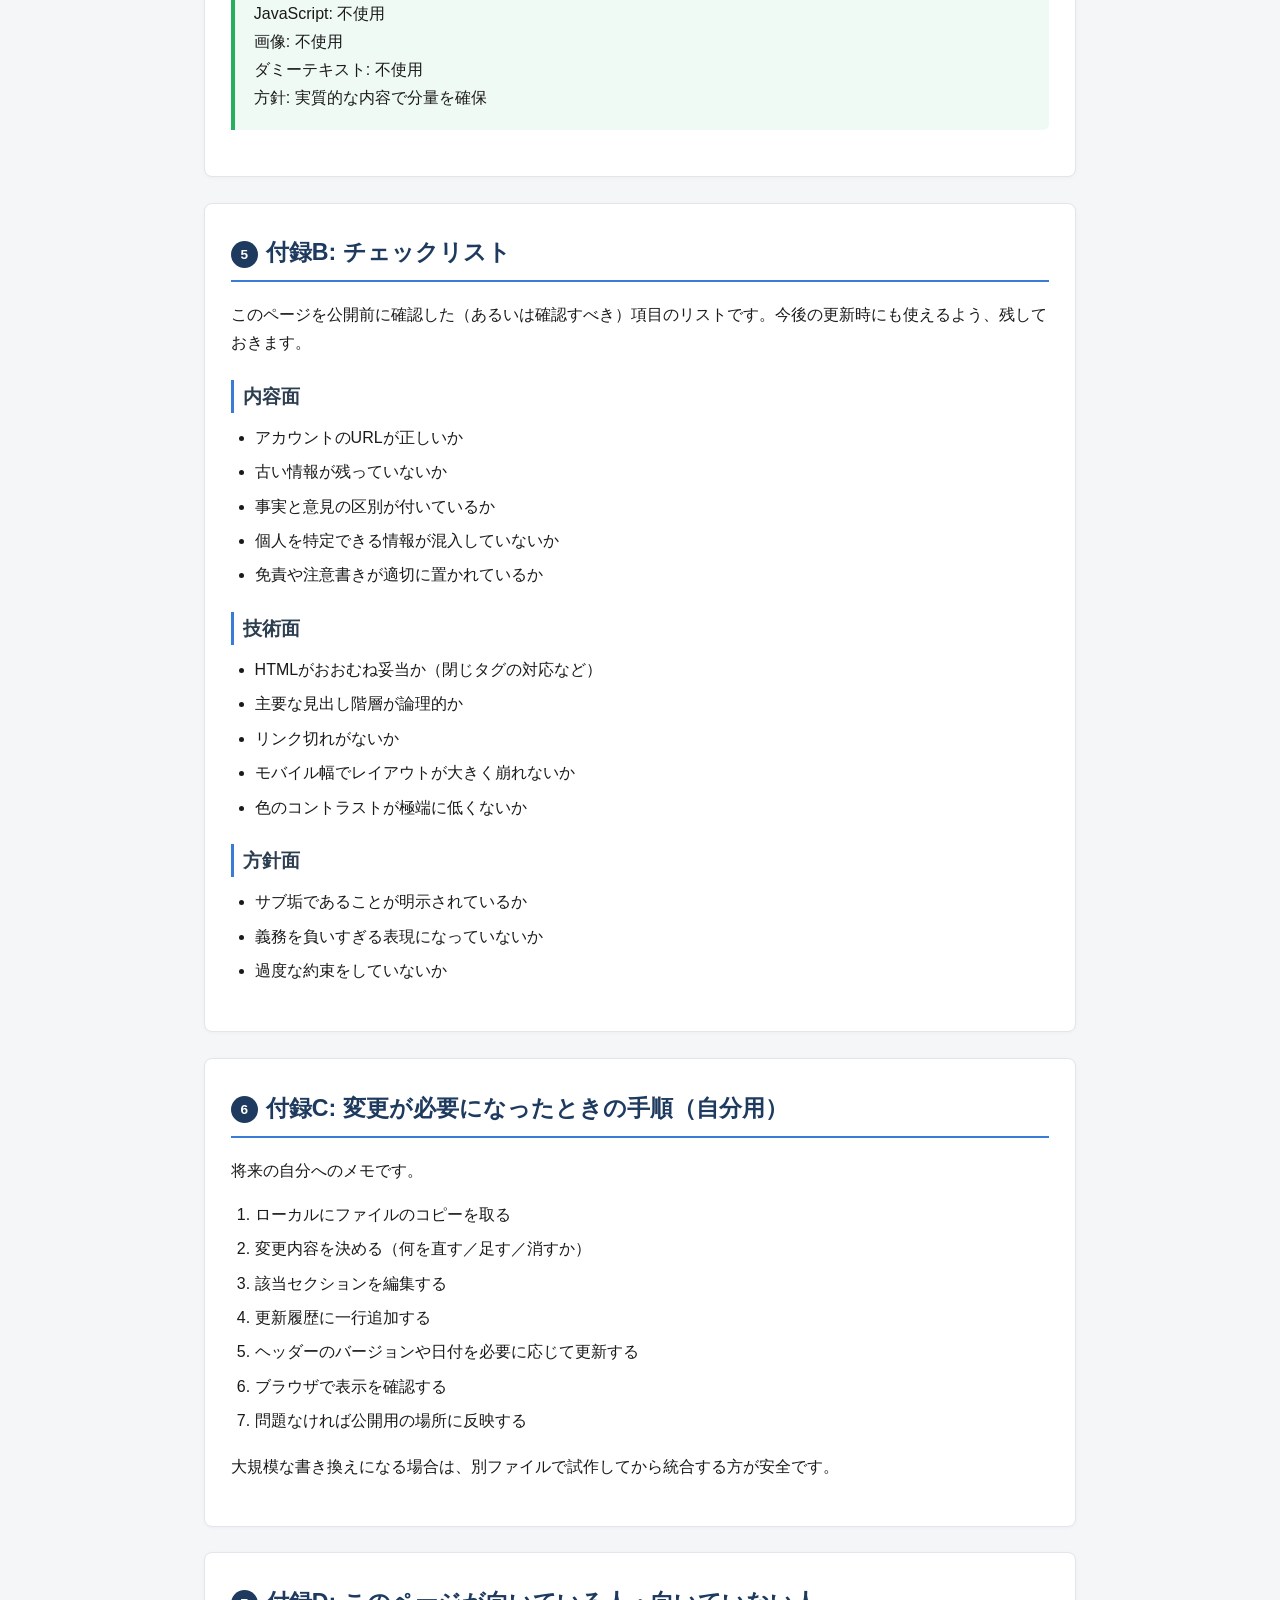
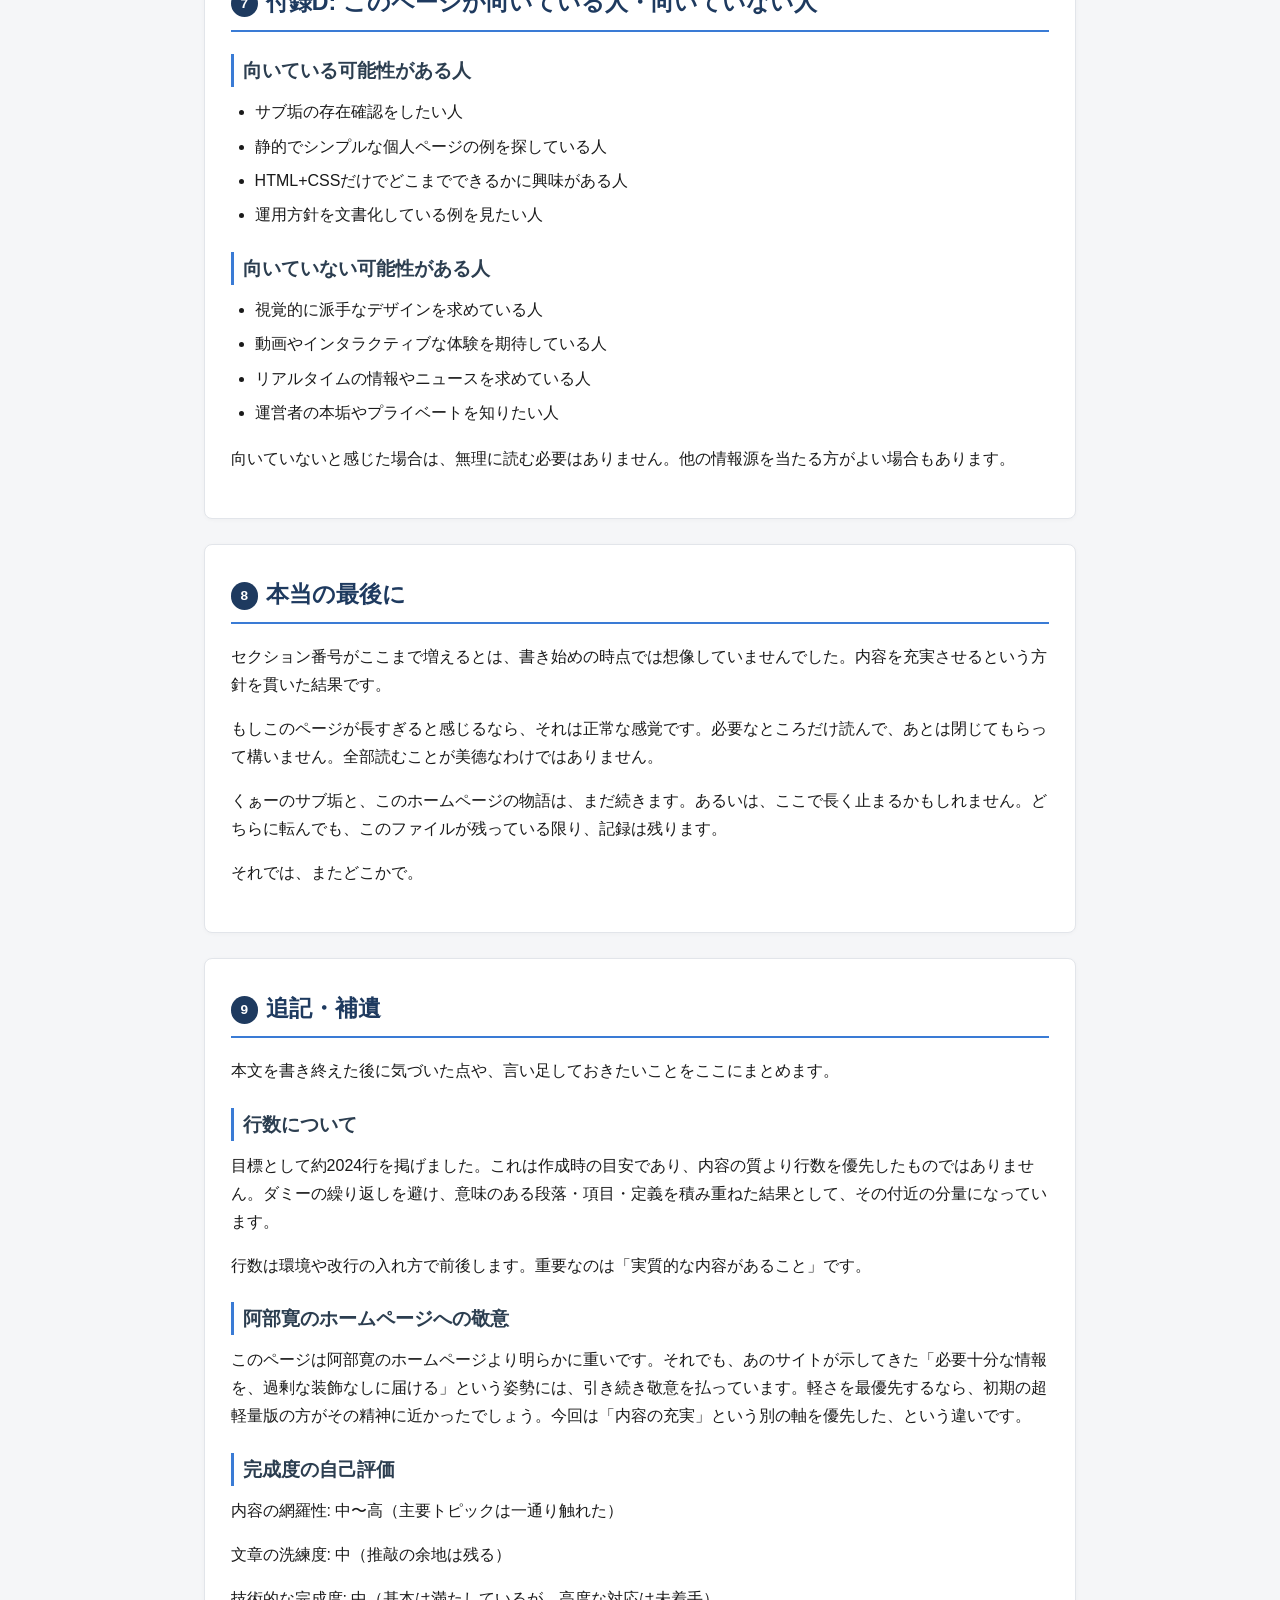
<file: appendix.html>
<!DOCTYPE html>
<html lang="ja">
<head>
<meta charset="utf-8">
<meta name="viewport" content="width=device-width,initial-scale=1">
<title>くぁー 公式ホームページ　補足 / kubobeem.tech</title>
<link rel="stylesheet" href="style.css">
</head>
<body>

<header id="top">
<h1>くぁー</h1>
<p class="subtitle">追加の詳細・用語集・あとがき</p>
<p class="version">Version 3.1 / 2026-11-04</p>
</header>

<nav>
<a href="index.html">トップ</a>
<a href="about.html">詳しい情報</a>
<a href="policy.html">運用</a>
<a href="tech.html">技術</a>
<a href="notes.html">考察</a>
<a href="appendix.html" aria-current="page"><strong>補足</strong></a>
<a href="links.html">相互リンク</a>
</nav>

<h3>このページの目次</h3>
<ul class="toc">
<li><a href="#extended-more">追加の詳細と考察</a></li>
<li><a href="#extended-final-details">詳細補足と回顧</a></li>
<li><a href="#glossary-extended">用語集と補足説明</a></li>
<li><a href="#closing-extended">結びに代えて — 長文の先にあるもの</a></li>
<li><a href="#appendix-b">付録B: チェックリスト</a></li>
<li><a href="#appendix-c">付録C: 変更が必要になったときの手順（自分用）</a></li>
<li><a href="#appendix-d">付録D: このページが向いている人・向いていない人</a></li>
<li><a href="#very-end">本当の最後に</a></li>
<li><a href="#postscript">追記・補遺</a></li>
<li><a href="#colophon">奥付に相当する情報</a></li>
<li><a href="#afterword">あとがき</a></li>
<li><a href="#end-note">終了宣言</a></li>
</ul>

<section id="extended-more">

<h2><span class="section-num">1</span>追加の詳細と考察</h2>

<h3>Q33. ページのバックアップはどうしていますか？</h3>

<p>A. ローカルにファイルのコピーを残しています。クラウドへの自動同期は必須とはしていません。</p>

<h3>Q34. ブラウザの互換性で問題が出た場合は？</h3>

<p>A. 主要なモダンブラウザでの表示を優先しています。極端に古いブラウザでの表示崩れについては、対応優先度を下げています。</p>

<h3>Q35. CSSのベンダープレフィックスは使っていますか？</h3>

<p>A. 必要最小限に留めています。現行の主要ブラウザで問題になりにくいプロパティを中心に使用しています。</p>

<h3>Q36. セマンティックなタグはどこまで使っていますか？</h3>

<p>A. header, nav, section, footer, 見出し要素を中心に使用しています。article や aside は現時点では使っていません。</p>

<h3>Q37. ページ内検索を強化したいです</h3>

<p>A. ブラウザ標準の検索機能を前提としています。独自の検索UIはJavaScriptが必要になるため採用していません。</p>

<h3>Q38. 国際化（i18n）の予定は？</h3>

<p>A. 現時点ではありません。日本語のみで運用します。</p>

<h3>Q39. ライセンスファイルはありますか？</h3>

<p>A. 独立したLICENSEファイルは用意していません。ページ内の記述を参照してください。</p>

<h3>Q40. コントリビューターは募集していますか？</h3>

<p>A. 正式な募集はしていません。指摘や提案は歓迎しますが、反映を約束するものではありません。</p>

<h3>Q41. セキュリティ上の考慮は？</h3>

<p>A. 静的ファイルのみで、ユーザー入力を受け取らないため、一般的なWebアプリケーションのような攻撃面は限定的です。ホスティング環境のセキュリティは、設置する側の責任になります。</p>

<h3>Q42. CDNを使わない理由は？</h3>

<p>A. 外部依存を減らすためです。少数のHTMLと1つのCSSで完結させています。</p>

<h3>Q43. フォントの読み込みをブロックしている環境でも大丈夫ですか？</h3>

<p>A. システムフォントにフォールバックする指定をしているため、外部フォントをブロックしても問題ありません。</p>

<h3>Q44. 印刷用のスタイルはありますか？</h3>

<p>A. 専用の @media print ルールは最小限です。今後追加する可能性はあります。</p>

<h3>Q45. ページの読み込み速度を測定したことはありますか？</h3>

<p>A. 厳密なベンチマークは取っていません。テキストとCSSのみのため、一般的な環境では十分速いと想定しています。</p>

<h3>Q46. アクセシビリティスコアを計測したことはありますか？</h3>

<p>A. 自動ツールでの正式な計測は行っていません。構造とコントラストを意識した実装に留めています。</p>

<h3>Q47. このページをiframeで埋め込んでもいいですか？</h3>

<p>A. 技術的には可能ですが、推奨はしません。直接アクセスする形を想定しています。</p>

<h3>Q48. RSSやAtomフィードはありますか？</h3>

<p>A. ありません。静的な単一ページのため、フィードの必要性は低いと判断しています。</p>

<h3>Q49. 変更通知の仕組みはありますか？</h3>

<p>A. ありません。更新を知りたい場合は、時々ページを確認するか、X上の動向を見てください。</p>

<h3>Q50. ページの一部をAPIのように使いたいです</h3>

<p>A. 構造化データとしての提供は意図していません。人間が読む文書として設計しています。</p>

<h3>Q51. スクリーンショットの転載は可能ですか？</h3>

<p>A. 個人的な利用や紹介目的であれば基本的に構いません。商用での大量利用は事前確認を推奨します。</p>

<h3>Q52. 運営者が変わった場合、このページはどうなりますか？</h3>

<p>A. 現時点では運営者の交代を想定していません。万一の場合は、そのときの判断によります。</p>

<h3>テキストコミュニケーションの利点再考</h3>

<p>テキストは非同期であり、相手の時間を直接奪いにくい。録音や録画と違い、後から検索・引用・修正がしやすい。感情のニュアンスは伝わりにくい面もあるが、その分、冷静に内容を吟味しやすい。くぁーはこれらの特性を踏まえた上で、テキストを主戦場としています。</p>

<h3>「読まれない」ことを前提にする</h3>

<p>インターネット上の文書の多くは、ほとんど読まれません。それでも書く意義はあります。書く過程で思考が整理されること、必要なときに参照できること、ごく少数の人に届くこと。それらが積み重なれば十分だと考えています。</p>

<h3>完璧なドキュメントは存在しない</h3>

<p>どれだけ注意深く書いても、誤解や抜け漏れは残ります。フィードバックを受けて直せる部分は直し、直せない部分や直す優先度の低い部分はそのまま残す。その繰り返しが、長期的な文書の品質を支えます。</p>

<h3>静的サイトの寿命</h3>

<p>動的なサービスは、運営が止まると内容にアクセスできなくなることが多い。静的なHTMLファイルは、ファイルさえ残っていれば、何年後でも同じ内容を表示できる。アーカイブ性の高さは、静的サイトの大きな利点です。</p>

<h3>ミニマリズムと必要十分な情報</h3>

<p>ミニマリズムは「何もない」ことではありません。必要十分な要素だけを残すことです。このページでは、サブ垢の説明に必要だと判断した情報を残し、不要だと判断した装飾や機能を削っています。</p>

<h3>更新しない勇気</h3>

<p>ウェブの世界では「常に新しいこと」が重視されがちです。しかし、一度書いた内容が長期間変わらないことにも価値があります。方針が変わっていないなら、無理に更新する必要はありません。</p>

<h3>一人で完結する運用の限界と利点</h3>

<p>チームで運用すれば、レビューや分担が可能になります。一方で、調整コストや意見の対立も生じます。現状の規模では、一人で完結する方が意思決定が速く、方針の一貫性も保ちやすいと判断しています。</p>

<h3>読者を想定しすぎない</h3>

<p>特定の読者層を過剰に想定すると、文章が迎合的になったり、逆に排他的になったりします。くぁーは「興味を持った人が読めばよい」程度の想定に留め、過度なターゲティングを避けています。</p>

<p>このホームページを作成する過程で、改めて「情報を残す」ということの意味を考えました。ポストは流れていきます。タイムラインは常に新しい情報で上書きされます。その中で、意図的に動かない文書を一つ置いておくことは、流れに対する小さな抵抗のようにも感じられます。</p>

<p>抵抗という言葉が大げさであれば、「定点観測のための標識」と言い換えてもよいでしょう。ここを見れば、少なくともこの時点での運用方針や考え方の一端が分かる。それだけの役割です。</p>

<p>サブ垢という存在自体が、本流から少し外れた場所に身を置く選択です。このページもまた、メインストリームのウェブデザインやコンテンツ戦略から外れた場所にあります。外れていること自体を、否定的にも肯定的にも捉えすぎないようにしています。</p>

<p>単に「違う」だけです。軽いか重いか、短いか長いか、動的か静的か。それぞれの選択に、それぞれの理由があります。くぁーの場合は、現時点でこの形が最もしっくりきた、というだけのことです。</p>

<p>将来、考えが変わるかもしれません。そのときは、このページも変わるか、あるいは別の形に移行するでしょう。変化を拒否しているわけではありません。現時点のスナップショットを、丁寧に残しているだけです。</p>

<p>読んでくれた人の中には、「こんなに書く必要があったのか」と感じる人もいるかもしれません。確かに、最小限の情報だけを載せた方が、阿部寛のホームページに近い精神性を保てたかもしれません。</p>

<p>しかし、依頼の内容が「しっかり書け」「内容を増やせ」であった以上、その要望に応える形を選びました。要望がなければ、もっと短いバージョンのまま公開していた可能性が高いです。</p>

<p>要望に応えることと、自分の方針を曲げすぎないことのバランスは、常に難しい課題です。今回は、ダミーで水増ししないという線を守りつつ、実質的な文章で分量を増やすという方法を取りました。</p>

<p>結果として、プロフィールから技術仕様、FAQ、運用の細則まで、一通りの論点が揃った文書になっています。今後、誰かが似たような個人ページを作る際の、一つの参考例になればそれで十分です。</p>

<p>最後に、このページが「完成」したわけではないことを再度強調しておきます。完成を目指していないからです。現時点で公開可能な状態にあり、必要な情報が載っている。それ以上の完成度は、必要になったときに積み上げていきます。</p>

</section>

<section id="extended-final-details">

<h2><span class="section-num">2</span>詳細補足と回顧</h2>

<h3>運用の回顧（断片）</h3>

<h4>初期</h4>

<p>アカウントを開設したばかりの頃は、何を書いてよいのかもよく分からない状態でした。他の人のポストを眺め、いいねをし、時々短い感想を返す。それだけの繰り返しでした。フォロワー数を気にすることもなく、ただ存在するだけでした。</p>

<h4>慣れてきた頃</h4>

<p>ポストのテンポや、反応の付け方に少しずつ慣れてきました。ただし「慣れた」ことが必ずしも良い方向に働くとは限らず、安易な反応が増えないよう意識し始めました。</p>

<h4>二垢目を作った時期</h4>

<p>用途を分けようとして別アカウントを作成しました。実際には明確な区分けが定着せず、どちらも似たような使い方になることが多いです。それでも削除せずに残しています。</p>

<h4>ホームページを意識し始めた時期</h4>

<p>阿部寛のホームページが話題になるたびに、軽いサイトの価値を再確認していました。いつか自分もテキスト中心のページを持とう、という漠然とした思いが蓄積されていきました。</p>

<h4>実際に作り始めた時期</h4>

<p>対話形式で要望を受け取りながら、段階的にページを拡張していきました。最初の超軽量版から、機能を足し、内容を足し、現在の分量に至っています。</p>

<h3>レイアウト決定の詳細メモ</h3>

<p>最大幅を920px前後に設定したのは、行長が長くなりすぎないようにするためです。研究によれば、一行あたりの文字数が多すぎると可読性が下がるとされています。厳密な数値にこだわったわけではありませんが、おおよそその範囲に収まるよう調整しています。</p>

<p>セクションごとの余白は、情報の区切りが視覚的に分かる程度に取っています。余白が少なすぎると窮屈に感じられ、多すぎるとスクロール量が増えすぎます。その中間を狙いました。</p>

<p>カード型の強調ボックスは、重要な注意書きや基本データを目立たせるために使っています。多用しすぎると逆に効果が薄れるため、要所に限定しています。</p>

<p>テーブルは、項目と値の対応を明確にしたい場面で使用しています。リストでも表現できますが、比較や一覧性を重視する場合にテーブルを選んでいます。</p>

<h3>色の選択についての補足</h3>

<p>メインの青は、信頼感や落ち着きを連想させやすい色として選ばれがちです。くぁーの場合も、特別なブランドカラーがあったわけではなく、「長文を読むのに適した落ち着いた色」という基準で選んでいます。</p>

<p>背景の薄いグレーは、純白よりも目に優しく、かつセクションの白背景との対比でカード感を出しやすいため採用しました。</p>

<p>警告用の赤、情報用の緑、注意用の黄は、一般的なUIの慣習に従っています。独自の色体系を発明する必要はないと判断しました。</p>

<h3>タイポグラフィの補足</h3>

<p>日本語のウェブタイポグラフィでは、ゴシック体が本文に使われることが多いです。明朝体は可読性が高い場面もありますが、画面上ではゴシックの方が無難なケースが多いと感じています。</p>

<p>行間（line-height）を1.75前後にしたのは、長文を読む際の疲労を減らすためです。1.5だとやや詰まり、2.0だと間延びして感じられることがあり、その中間を選びました。</p>

<p>英数字と日本語が混在する場合の字間や高さの揃えについては、ブラウザのデフォルトに任せている部分が大きいです。細かい調整は、必要性が明確になった時点で行います。</p>

<h3>ブロック・ミュートに関する追加方針</h3>

<p>ブロックは、明確に迷惑行為があった場合や、これ以上の接触を望まない場合に使用します。理由の説明は原則として行いません。説明することで二次的なトラブルに発展するケースがあるためです。</p>

<p>ミュートは、タイムラインの快適さを保つためのより軽い手段として使います。相手に通知されないため、関係を完全に断つ必要がない場合に適しています。</p>

<p>キーワードミュートも併用することがあります。特定の話題がタイムラインを埋め尽くすのを防ぐためです。興味のない話題を強制的に見せられる義務はない、という立場です。</p>

<h3>引用リポストの詳細な考え方</h3>

<p>引用リポストは、元のポストに対する自分の視点を添える行為です。賛同・批判・補足・別角度からのコメントなど、意図は多様です。引用したからといって、元ポストの内容全体を支持しているとは限りません。</p>

<p>批判的な引用をする場合、人格攻撃や嘲笑にならないよう注意します。内容への反対意見と、人物への攻撃は区別するべきだと考えています。</p>

<p>引用せずに同じ話題で新規ポストを立てる選択もあります。文脈を共有したい場合は引用、独立した意見として述べたい場合は新規、という使い分けを意識していますが、厳密なルールではありません。</p>

<h3>DMの扱いについての詳細</h3>

<p>DMは、公開のタイムラインには適さない内容や、個人的な連絡に使われることを想定しています。ただし、以下の点に留意してください。</p>

<ul>

<li>営業・宣伝目的のDMは歓迎しません。</li>

<li>長文の一方的な送り付けは、読まれない可能性が高いです。</li>

<li>既読がついても、返信がないことは普通にあります。</li>

<li>不快感を与える内容の場合、既読無視やブロックの対象になります。</li>

</ul>

<p>「DMしてください」と書いてあっても、それは「必ず対応します」という意味ではありません。「受け付け口はある」という意味に近いです。</p>

<h3>この文書全体を通じて伝えたいこと</h3>

<p>特別なメッセージがあるわけではありません。強いて言えば、「サブ垢であっても、自分の言葉で方針を残しておくことはできる」ということです。公式な肩書きがなくても、文書を書くことはできます。完璧でなくても、現時点の考えを記録することはできます。</p>

<p>このページが、誰かの「書いてみよう」というきっかけになれば、それ以上の役割は求めていません。読んで終わりでも構いません。ブックマークして時々見に来ても構いません。忘れてしまっても構いません。</p>

<p>インターネット上の文書の運命は、書いた側が完全にコントロールできるものではありません。それでも、書いて公開する行為自体には、一定の意味があると信じています。</p>

</section>

<section id="glossary-extended">

<h2><span class="section-num">3</span>用語集と補足説明</h2>

<h3>用語集（詳細）</h3>

<dl class="def-list">

<dt>ハンドルネーム</dt>

<dd>インターネット上で使用する名前。本名とは限らない。くぁーもハンドルネームである。</dd>

<dt>タイムライン</dt>

<dd>フォローしているアカウントの投稿が時系列で流れる画面。Xにおける主要な情報源。</dd>

<dt>リプライ</dt>

<dd>他の投稿への返信。公開の場合と、会話参加者のみに見える場合がある。</dd>

<dt>リポスト（旧リツイート）</dt>

<dd>他の投稿を自分のフォロワーに再配信する行為。引用リポストと単純リポストがある。</dd>

<dt>いいね</dt>

<dd>投稿への肯定的な反応を示す機能。後から一覧で見返せる場合もある。</dd>

<dt>DM（ダイレクトメッセージ）</dt>

<dd>特定のユーザーとの非公開のメッセージ交換。</dd>

<dt>ブロック</dt>

<dd>特定のユーザーとの相互の閲覧・接触を遮断する機能。</dd>

<dt>ミュート</dt>

<dd>特定のユーザーやキーワードの投稿を、自分のタイムラインから非表示にする機能。相手には通知されない。</dd>

<dt>シャドウバン</dt>

<dd>公式には存在が否定されることもあるが、表示範囲が制限されているように見える状態を指す俗称。</dd>

<dt>凍結</dt>

<dd>サービス側によりアカウントの利用が制限・停止されること。</dd>

<dt>なりすまし</dt>

<dd>他人の名前やアイコンを使って本人であるかのように振る舞う行為。</dd>

<dt>単一ページアプリケーション（SPA）</dt>

<dd>JavaScriptで動的に画面を切り替えるウェブアプリの形式。このページはSPAではない。</dd>

<dt>サーバーサイドレンダリング（SSR）</dt>

<dd>サーバー側でHTMLを生成して返す方式。このページは事前に作られた静的HTMLを返す。</dd>

<dt>プログレッシブエンハンスメント</dt>

<dd>基本機能を最小限の技術で実現し、高度な環境では追加の体験を提供する設計思想。</dd>

<dt>グレースフルデグラデーション</dt>

<dd>高度な機能が使えない環境でも、基本的な利用が可能なように設計すること。</dd>

<dt>クリティカルCSS</dt>

<dd>初期表示に必要なCSSを優先的に読み込む手法。このページではスタイルを1ファイルにまとめているため該当しにくい。</dd>

<dt>フォールバック</dt>

<dd>本来の手段が使えない場合の代替手段。フォント指定におけるシステムフォントへのフォールバックなど。</dd>

<dt>ビューポート</dt>

<dd>ブラウザの表示領域。モバイル対応で重要な概念。</dd>

<dt>メディアクエリ</dt>

<dd>画面幅などの条件に応じてCSSを切り替える仕組み。</dd>

<dt>セレクタ</dt>

<dd>CSSでスタイルを適用する対象を指定する記法。</dd>

<dt>カスケード</dt>

<dd>CSSのスタイルが優先順位に従って適用される仕組み。</dd>

<dt>詳細度（Specificity）</dt>

<dd>どのスタイルが勝つかを決める計算。このページでは複雑な詳細度競争を避けている。</dd>

<dt>ボックスモデル</dt>

<dd>要素の幅・高さ・余白・境界線の計算モデル。</dd>

<dt>フレックスボックス</dt>

<dd>一次元のレイアウトを柔軟に組むためのCSS機能。</dd>

<dt>グリッド</dt>

<dd>二次元のレイアウトを組むためのCSS機能。</dd>

<dt>アクセシブルネーム</dt>

<dd>支援技術が要素を識別するための名前。リンクテキストなどが該当。</dd>

<dt>フォーカスインジケータ</dt>

<dd>キーボード操作時に現在位置を示す視覚的な手がかり。</dd>

<dt>コントラスト比</dt>

<dd>前景色と背景色の明るさの差。可読性に影響する。</dd>

<dt>ランドマーク</dt>

<dd>ページ内の主要な領域を示す役割。header, nav, main, footer など。</dd>

<dt>スキップリンク</dt>

<dd>繰り返しのナビゲーションを飛ばして本文へ移動するためのリンク。</dd>

</dl>

<h3>用語集を置いた理由</h3>

<p>このページを読む人の中には、ウェブ制作やSNSの用語に詳しくない人もいるかもしれません。逆に、詳しい人にとっては既知の内容も含まれます。どちらにとっても、必要に応じて参照できる辞書的なセクションとして置いています。</p>

<p>定義は厳密な学術定義ではなく、このページの文脈で理解するための説明です。より正確な定義が必要な場合は、専門の文献やMDNなどのドキュメントを参照してください。</p>

<h3>このページにおける「公式」の意味</h3>

<p>「公式ホームページ」と名乗ることもできますが、ここでは「運営者本人が作成・管理しているページ」という意味に近いです。企業の公式サイトのような、法的・契約的な拘束力を持つ情報源ではありません。</p>

<p>記載内容は参考情報であり、最終的な判断は読者自身に委ねられます。特にアカウントの真偽や、運営者の意図について、このページだけを唯一の根拠にしないでください。</p>

<h3>更新履歴を残す意義</h3>

<p>何がいつ変わったかを残しておくと、後から「以前はこうだった」と確認しやすくなります。また、変更の理由を短くでも書いておくと、方針の変遷が追いやすくなります。</p>

<p>大規模なサービスでは専用のchangelogツールやバージョン管理を使いますが、この規模ではページ内の表で十分です。</p>

<h3>小さな構成であることの実務的な利点</h3>

<ul>

<li>バックアップがディレクトリ一つで済む</li>

<li>配布が容易（メール添付やUSBでも渡せる）</li>

<li>依存関係の解決が不要</li>

<li>ビルド手順が不要</li>

<li>オフラインでも同じ内容を表示できる</li>

</ul>

<p>欠点としては、コンポーネントの再利用がしにくい、スタイルの管理がファイル内に集中する、共同編集しにくい、などが挙げられます。現状の規模では利点が上回ると判断しています。</p>

<h3>今後の課題として認識していること</h3>

<ul>

<li>印刷用スタイルの充実</li>

<li>ダークモード対応の検討</li>

<li>スキップリンクの追加</li>

<li>より詳細なアクセシビリティ対応</li>

<li>長期的なリンク切れの監視方法</li>

</ul>

<p>いずれも「必須」とまでは考えておらず、必要性が高まったタイミングで着手する想定です。</p>

<h3>読後にできること</h3>

<p>このページを読み終えた後、特に何かをする必要はありません。もし行動するとすれば、例えば次のような選択があります。</p>

<ul>

<li>アカウントをフォローする（しなくてもよい）</li>

<li>フィードバックを送る（送らなくてもよい）</li>

<li>似たページを自分で作ってみる</li>

<li>ブックマークする</li>

<li>忘れて次に進む</li>

</ul>

<p>どれを選んでも構いません。選ばないことも選択です。</p>

</section>

<section id="closing-extended">

<h2><span class="section-num">4</span>結びに代えて — 長文の先にあるもの</h2>

<p>ここまで書き進めてくると、「なぜここまで書くのか」という問いが再び頭をよぎります。答えは単純で、要望があったから、そして書くこと自体に整理の効果があったからです。</p>

<p>サブ垢のホームページに四千字を超える文書が必要かと問われれば、必要最小限という意味では「いいえ」です。しかし、方針を言語化し、技術選択の理由を残し、FAQを充実させることで、後から自分自身が読み返すときのコストは下がります。他の誰かが同じような疑問を持ったときの、先回りした回答にもなります。</p>

<p>インターネット上では、短い投稿が好まれる傾向があります。長文は敬遠されがちです。それでも、短くできない内容というものは存在します。運用方針の全体像、技術的な制約の説明、用語の定義。これらを極端に圧縮すると、かえって誤解を招くことがあります。</p>

<p>このページは、その「短くできない部分」を、あえて丁寧に書いた結果です。すべてを読む必要はありません。目次的なナビゲーションから、必要な箇所だけを拾い読みしてください。それが想定されている使い方です。</p>

<h3>書いた側の変化</h3>

<p>文章を書き進めるうちに、自分の中であいまいだった部分が少しずつ形になっていきました。「なぜJSを使わないのか」「なぜ画像を置かないのか」「なぜサブ垢であることを明示するのか」。問いに対する答えを、自分の言葉で置く作業は、思った以上に時間と集中を要します。</p>

<p>その作業の副産物として、この分量のページが生まれました。最初から2024行を書く計画があったわけではありません。内容を積み重ねた結果として、その付近の分量になった、というのが正確です。</p>

<h3>読んでくれた人へ</h3>

<p>最後まで、あるいは必要な部分だけでも読んでくれたことに感謝します。特別な行動を求めません。フォローも、いいねも、拡散も、必須ではありません。存在を知ってもらえただけでも、このページの役割の一端は果たせています。</p>

<p>もし何か感じたことや、指摘したいことがあれば、Xのアカウントを通じて伝えてもらえると嬉しいです。ただし、返信を約束できるわけではないことだけは、重ねてお伝えしておきます。</p>

<h3>これからも</h3>

<p>このページは、完成した記念碑ではありません。現時点の記録です。明日には考えが変わるかもしれません。来月には別の関心事で忙しくなり、更新が止まるかもしれません。それでも、ファイルとして残っている限り、この時点の言葉は参照可能です。</p>

<p>流れやすい情報が多い世界だからこそ、意図的に流れにくくした文書を一つ持っておく。その小さな実践が、このホームページです。</p>

<p>長い文書にお付き合いいただき、ありがとうございました。</p>

<div class="card card-info">

<strong>文書情報</strong><br>

作成・最終更新: 2026年7月27日<br>

形式: HTML 7ページ + CSS 1ファイル<br>

JavaScript: 不使用<br>

画像: 不使用<br>

ダミーテキスト: 不使用<br>

方針: 実質的な内容で分量を確保

</div>

</section>

<section id="appendix-b">

<h2><span class="section-num">5</span>付録B: チェックリスト</h2>

<p>このページを公開前に確認した（あるいは確認すべき）項目のリストです。今後の更新時にも使えるよう、残しておきます。</p>

<h3>内容面</h3>

<ul>

<li>アカウントのURLが正しいか</li>

<li>古い情報が残っていないか</li>

<li>事実と意見の区別が付いているか</li>

<li>個人を特定できる情報が混入していないか</li>

<li>免責や注意書きが適切に置かれているか</li>

</ul>

<h3>技術面</h3>

<ul>

<li>HTMLがおおむね妥当か（閉じタグの対応など）</li>

<li>主要な見出し階層が論理的か</li>

<li>リンク切れがないか</li>

<li>モバイル幅でレイアウトが大きく崩れないか</li>

<li>色のコントラストが極端に低くないか</li>

</ul>

<h3>方針面</h3>

<ul>

<li>サブ垢であることが明示されているか</li>

<li>義務を負いすぎる表現になっていないか</li>

<li>過度な約束をしていないか</li>

</ul>

</section>

<section id="appendix-c">

<h2><span class="section-num">6</span>付録C: 変更が必要になったときの手順（自分用）</h2>

<p>将来の自分へのメモです。</p>

<ol>

<li>ローカルにファイルのコピーを取る</li>

<li>変更内容を決める（何を直す／足す／消すか）</li>

<li>該当セクションを編集する</li>

<li>更新履歴に一行追加する</li>

<li>ヘッダーのバージョンや日付を必要に応じて更新する</li>

<li>ブラウザで表示を確認する</li>

<li>問題なければ公開用の場所に反映する</li>

</ol>

<p>大規模な書き換えになる場合は、別ファイルで試作してから統合する方が安全です。</p>

</section>

<section id="appendix-d">

<h2><span class="section-num">7</span>付録D: このページが向いている人・向いていない人</h2>

<h3>向いている可能性がある人</h3>

<ul>

<li>サブ垢の存在確認をしたい人</li>

<li>静的でシンプルな個人ページの例を探している人</li>

<li>HTML+CSSだけでどこまでできるかに興味がある人</li>

<li>運用方針を文書化している例を見たい人</li>

</ul>

<h3>向いていない可能性がある人</h3>

<ul>

<li>視覚的に派手なデザインを求めている人</li>

<li>動画やインタラクティブな体験を期待している人</li>

<li>リアルタイムの情報やニュースを求めている人</li>

<li>運営者の本垢やプライベートを知りたい人</li>

</ul>

<p>向いていないと感じた場合は、無理に読む必要はありません。他の情報源を当たる方がよい場合もあります。</p>

</section>

<section id="very-end">

<h2><span class="section-num">8</span>本当の最後に</h2>

<p>セクション番号がここまで増えるとは、書き始めの時点では想像していませんでした。内容を充実させるという方針を貫いた結果です。</p>

<p>もしこのページが長すぎると感じるなら、それは正常な感覚です。必要なところだけ読んで、あとは閉じてもらって構いません。全部読むことが美德なわけではありません。</p>

<p>くぁーのサブ垢と、このホームページの物語は、まだ続きます。あるいは、ここで長く止まるかもしれません。どちらに転んでも、このファイルが残っている限り、記録は残ります。</p>

<p>それでは、またどこかで。</p>

</section>

<section id="postscript">

<h2><span class="section-num">9</span>追記・補遺</h2>

<p>本文を書き終えた後に気づいた点や、言い足しておきたいことをここにまとめます。</p>

<h3>行数について</h3>

<p>目標として約2024行を掲げました。これは作成時の目安であり、内容の質より行数を優先したものではありません。ダミーの繰り返しを避け、意味のある段落・項目・定義を積み重ねた結果として、その付近の分量になっています。</p>

<p>行数は環境や改行の入れ方で前後します。重要なのは「実質的な内容があること」です。</p>

<h3>阿部寛のホームページへの敬意</h3>

<p>このページは阿部寛のホームページより明らかに重いです。それでも、あのサイトが示してきた「必要十分な情報を、過剰な装飾なしに届ける」という姿勢には、引き続き敬意を払っています。軽さを最優先するなら、初期の超軽量版の方がその精神に近かったでしょう。今回は「内容の充実」という別の軸を優先した、という違いです。</p>

<h3>完成度の自己評価</h3>

<p>内容の網羅性: 中〜高（主要トピックは一通り触れた）</p>

<p>文章の洗練度: 中（推敲の余地は残る）</p>

<p>技術的な完成度: 中（基本は満たしているが、高度な対応は未着手）</p>

<p>長期的な維持しやすさ: 高（単一ファイル・依存少）</p>

<h3>読み飛ばしてよい箇所の目安</h3>

<ul>

<li>既に知っている用語の定義</li>

<li>自分に関係のないFAQ項目</li>

<li>技術仕様のうち興味のない部分</li>

<li>回顧や考察のうち、長いと感じる段落</li>

</ul>

<p>すべてを均等に読む必要はありません。興味のあるところだけを拾う読み方を推奨します。</p>

<h3>このページの「寿命」について再考</h3>

<p>静的HTMLの利点は、ホストさえ確保できれば長期間同じ内容を提供できることです。一方で、リンク先のサービス（Xなど）の仕様変更や終了により、外部リンクが無効になるリスクは残ります。その点は静的であることの限界でもあります。</p>

<p>リンクが切れた場合は、更新時に修正するか、注記を付けることになります。完璧な永続性を保証するものではない、という点は理解しておいてください。</p>

<h3>最後の最後に</h3>

<p>文書を閉じるたびに「もう一言」が増えていくのは、書き手のあるあるかもしれません。ここでは本当に区切ります。</p>

<p>くぁーのホームページは、今日この時点で、ここにあります。それ以上でもそれ以下でもありません。</p>

<p>ありがとうございました。</p>

</section>

<section id="colophon">

<h2><span class="section-num">10</span>奥付に相当する情報</h2>

<table>

<thead>

<tr><th>項目</th><th>内容</th></tr>

</thead>

<tbody>

<tr><td>タイトル</td><td>くぁー ホームページ</td></tr>

<tr><td>作成者</td><td>くぁー（@qa_a_aa / @Qaa_a_a_a 運営）</td></tr>

<tr><td>作成日</td><td>2026年7月27日</td></tr>

<tr><td>最終更新</td><td>2026年7月27日</td></tr>

<tr><td>形式</td><td>HTML5 + CSS3（HTML 7ページ + CSS 1ファイル）</td></tr>

<tr><td>文字コード</td><td>UTF-8</td></tr>

<tr><td>言語</td><td>日本語</td></tr>

<tr><td>外部依存</td><td>なし（システムフォントのみ）</td></tr>

<tr><td>スクリプト</td><td>不使用</td></tr>

<tr><td>画像</td><td>不使用</td></tr>

<tr><td>解析ツール</td><td>不使用</td></tr>

<tr><td>ライセンス的扱い</td><td>ページ内の記述に従う</td></tr>

</tbody>

</table>

<p class="meta">以上で本ページの本文・付録は終了です。</p>

</section>

<section id="afterword">

<h2><span class="section-num">11</span>あとがき</h2>

<p>ページの構成上「おわりに」は既に何度か登場していますが、実際に書き終えた今の気持ちを、短いあとがきとして残します。</p>

<p>最初の依頼は「阿部寛より軽いテキストのみ」でした。そこから「機能するホームページ」「CSSを足す」「1024行」「ダミーなしで2024行・内容を増やす」と、要望が段階的に具体化していきました。その都度、方針を調整しながら書き足してきた結果が、今のこのファイルです。</p>

<p>途中で「行数を稼ぐために意味のない文章を繰り返す」という選択肢もあり得ましたが、それは取りませんでした。読んだ人の時間を奪うだけだと感じたからです。代わりに、運用方針・技術選択・FAQ・用語・回顧など、実際に参照されうる内容を厚くする道を選びました。</p>

<p>その選択が正しかったかどうかは、まだ分かりません。長すぎると感じる人もいるでしょう。逆に、もっと詳しく書いてほしかった点がある人もいるかもしれません。どちらも自然な反応です。</p>

<p>少なくとも、作成時点での運営者の考えは、この文書の中に一通り置いてあります。あとは、必要とする人が、必要な部分を読んでくれればそれで十分です。</p>

<p>サブ垢のホームページとしては、やや大袈裟な分量になったかもしれません。それでも、書いて公開したこと自体に、小さな区切りの意味はあったと感じています。</p>

<p>今後、このページがどう扱われるか、どれくらいの頻度で開かれるか、あるいはほとんど開かれないかは、コントロールできません。コントロールできるのは、今この瞬間に何を残すか、ということだけです。</p>

<p>その「今」の記録として、このあとがきを閉じます。</p>

<p>— くぁー</p>

</section>

<section id="end-note">

<h2><span class="section-num">12</span>終了宣言</h2>

<p>本ホームページの本文・付録・追記・あとがきは、ここで終了します。</p>

<p>追加のセクションをこれ以上増やす予定は、作成時点ではありません。今後の更新は、必要に応じて既存セクションの修正や、更新履歴への追記が中心になる想定です。</p>

<p>長時間の閲覧、お疲れさまでした。ページを閉じるも、トップに戻るも、アカウントを見に行くも、自由です。</p>

<p>なお、行数のカウントは環境によって数行程度前後することがあります。空白行の扱い、エディタの設定、改行コードの違いなどが影響します。目安として「約2000行前後の実質的な内容を持つ文書」と理解してもらえれば十分です。</p>

<p>このページをフォークしたり、構造を参考にしたりする場合は、くぁー固有の文言（アカウント名や個人的な回顧）をそのまま流用しないようお願いします。一般的な構成やスタイルの参考にする分には問題ありません。</p>

<p>最後に、この文書が誰かの役に立つことを願いつつ、作成作業を終えます。インターネットの片隅に、静かなテキストの塊が一つ増えただけです。それでも、無いよりは有る方がよい、と信じています。</p>

<p class="meta">EOF — End of Document</p>

</section>

<div class="pager">
<a href="notes.html"><strong>← 考察</strong><span>サブ垢論とウェブ考</span></a>
<a href="links.html"><strong>相互リンク →</strong><span>リンク素材と方針</span></a>
</div>

<footer>
<p><strong>くぁー ホームページ</strong></p>
<p>HTML + CSS only / No JavaScript / No Images / No External Fonts</p>
<p><img src="https://count.getloli.com/@kubobeem?name=kubobeem&theme=random&padding=7&offset=0&align=top&scale=1&pixelated=1&darkmode=auto" alt="カウンター" loading="lazy" decoding="async"></p>
<p>© 2026 くぁー — サブ垢の個人ページ</p>
<p class="meta">この内容は予告なく変更されることがあります。</p>
</footer>
</body>
</html>
</file>
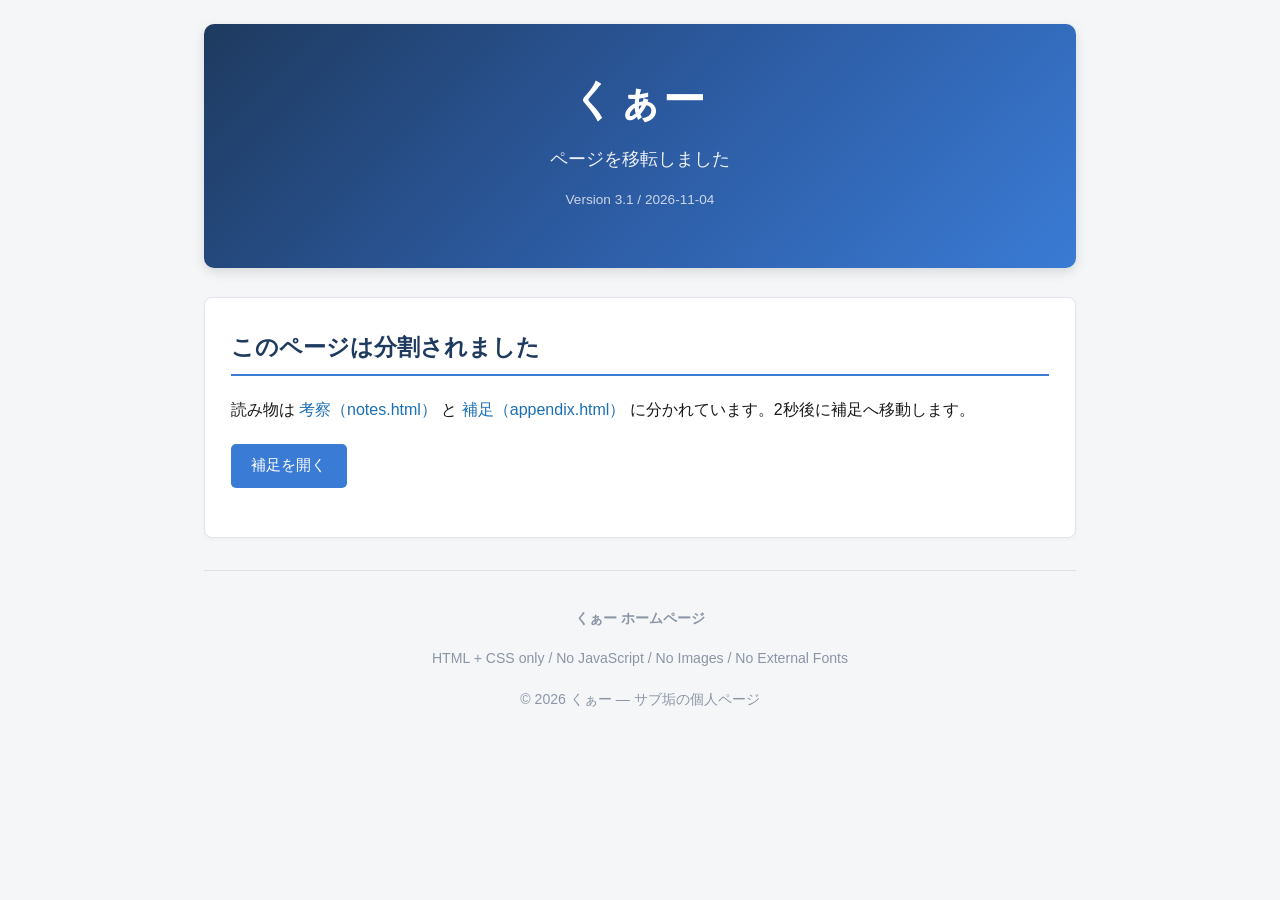
<file: essay.html>
<!DOCTYPE html>
<html lang="ja">
<head>
<meta charset="utf-8">
<meta name="viewport" content="width=device-width,initial-scale=1">
<title>移転しました / kubobeem.tech</title>
<link rel="canonical" href="appendix.html">
<meta http-equiv="refresh" content="2; url=appendix.html">
<link rel="stylesheet" href="style.css">
</head>
<body>

<header id="top">
<h1>くぁー</h1>
<p class="subtitle">ページを移転しました</p>
<p class="version">Version 3.1 / 2026-11-04</p>
</header>

<section>
<h2>このページは分割されました</h2>
<p>読み物は <a href="notes.html">考察（notes.html）</a> と <a href="appendix.html">補足（appendix.html）</a> に分かれています。2秒後に補足へ移動します。</p>
<p><a class="btn" href="appendix.html">補足を開く</a></p>
</section>

<footer>
<p><strong>くぁー ホームページ</strong></p>
<p>HTML + CSS only / No JavaScript / No Images / No External Fonts</p>
<p>© 2026 くぁー — サブ垢の個人ページ</p>
</footer>
</body>
</html>
</file>
<file: style.css>
*{margin:0;padding:0;box-sizing:border-box}
html{scroll-behavior:smooth}
body{
  font-family:"Hiragino Sans","Hiragino Kaku Gothic ProN","Noto Sans JP",Meiryo,sans-serif;
  line-height:1.75;
  color:#1a1a1a;
  background:#f5f6f8;
  max-width:920px;
  margin:0 auto;
  padding:1.5rem;
}
header{
  background:linear-gradient(135deg,#1e3a5f 0%,#2c5aa0 50%,#3a7bd5 100%);
  color:#fff;
  padding:2.5rem 2rem;
  border-radius:10px;
  margin-bottom:1.8rem;
  text-align:center;
  box-shadow:0 4px 12px rgba(0,0,0,.12);
}
header h1{
  font-size:2.6rem;
  margin-bottom:.4rem;
  letter-spacing:.06em;
  font-weight:700;
}
header .subtitle{
  font-size:1.15rem;
  opacity:.92;
  margin-bottom:.8rem;
}
header .version{
  font-size:.85rem;
  opacity:.75;
}
nav{
  background:#fff;
  border:1px solid #dde1e6;
  border-radius:8px;
  padding:1rem 1.2rem;
  margin-bottom:1.8rem;
  display:flex;
  flex-wrap:wrap;
  gap:.6rem;
  justify-content:center;
  box-shadow:0 1px 3px rgba(0,0,0,.04);
}
nav a{
  color:#1a5276;
  text-decoration:none;
  padding:.45rem .9rem;
  border-radius:5px;
  font-size:.95rem;
  transition:background .15s,color .15s;
}
nav a:hover{
  background:#e8f0fe;
  color:#0d3b66;
}
section{
  background:#fff;
  border:1px solid #e2e5ea;
  border-radius:8px;
  padding:1.8rem 1.6rem;
  margin-bottom:1.6rem;
  box-shadow:0 1px 4px rgba(0,0,0,.03);
}
h2{
  font-size:1.45rem;
  color:#1e3a5f;
  border-bottom:2.5px solid #3a7bd5;
  padding-bottom:.45rem;
  margin-bottom:1.2rem;
}
h3{
  font-size:1.18rem;
  color:#2c3e50;
  margin:1.4rem 0 .7rem;
  padding-left:.6rem;
  border-left:3px solid #3a7bd5;
}
h4{
  font-size:1.05rem;
  color:#34495e;
  margin:1.1rem 0 .5rem;
}
p{
  margin-bottom:1rem;
}
ul,ol{
  margin:0 0 1.1rem 1.5rem;
}
li{
  margin-bottom:.4rem;
}
a{
  color:#1a6fb5;
  text-decoration:none;
}
a:hover{
  color:#0d4a7a;
  text-decoration:underline;
}
.meta{
  color:#6b7280;
  font-size:.9rem;
}
.card{
  background:#f8fafc;
  border-left:4px solid #3a7bd5;
  padding:1.1rem 1.2rem;
  margin:1.1rem 0;
  border-radius:0 6px 6px 0;
}
.card-warn{
  border-left-color:#e74c3c;
  background:#fef5f5;
}
.card-info{
  border-left-color:#27ae60;
  background:#f0faf4;
}
.card-note{
  border-left-color:#f39c12;
  background:#fffbf0;
}
.grid{
  display:grid;
  grid-template-columns:repeat(auto-fit,minmax(210px,1fr));
  gap:1rem;
  margin:1.2rem 0;
}
.grid-item{
  background:#f1f5f9;
  padding:1.1rem;
  border-radius:6px;
  text-align:center;
  border:1px solid #e2e8f0;
}
.grid-item strong{
  display:block;
  font-size:1.5rem;
  color:#1a6fb5;
  margin-bottom:.3rem;
}
footer{
  text-align:center;
  padding:2.2rem 0 1rem;
  color:#8b95a5;
  font-size:.88rem;
  border-top:1px solid #dde1e6;
  margin-top:2rem;
}
.tag{
  display:inline-block;
  background:#3a7bd5;
  color:#fff;
  padding:.18rem .55rem;
  border-radius:4px;
  font-size:.78rem;
  margin:.15rem .2rem .15rem 0;
}
.progress{
  background:#e8eef5;
  border-radius:5px;
  height:14px;
  margin:.4rem 0 1.1rem;
  overflow:hidden;
}
.progress-bar{
  background:linear-gradient(90deg,#3a7bd5,#5b9bd5);
  height:100%;
  border-radius:5px;
}
table{
  width:100%;
  border-collapse:collapse;
  margin:1.1rem 0;
  font-size:.93rem;
}
th,td{
  border:1px solid #dde1e6;
  padding:.65rem .8rem;
  text-align:left;
}
th{
  background:#eef2f7;
  font-weight:600;
  color:#1e3a5f;
}
tr:nth-child(even){
  background:#f8fafc;
}
blockquote{
  border-left:4px solid #a0aec0;
  padding:.8rem 0 .8rem 1.2rem;
  margin:1.2rem 0;
  color:#4a5568;
  background:#f7fafc;
  border-radius:0 4px 4px 0;
}
.badge{
  display:inline-block;
  background:#e74c3c;
  color:#fff;
  font-size:.72rem;
  padding:.12rem .45rem;
  border-radius:10px;
  vertical-align:middle;
  margin-left:.3rem;
}
hr{
  border:none;
  border-top:1px solid #e8e8e8;
  margin:1.6rem 0;
}
code{
  background:#edf2f7;
  padding:.12rem .4rem;
  border-radius:3px;
  font-family:"SFMono-Regular",Consolas,monospace;
  font-size:.88em;
}
pre{
  background:#1e293b;
  color:#e2e8f0;
  padding:1.1rem 1.2rem;
  border-radius:6px;
  overflow-x:auto;
  font-size:.85rem;
  margin:1.1rem 0;
  line-height:1.55;
}
.timeline{
  border-left:3px solid #3a7bd5;
  padding-left:1.4rem;
  margin:1.2rem 0;
}
.timeline-item{
  position:relative;
  margin-bottom:1.4rem;
  padding-bottom:.3rem;
}
.timeline-item::before{
  content:"";
  position:absolute;
  left:-1.62rem;
  top:.45rem;
  width:11px;
  height:11px;
  background:#3a7bd5;
  border-radius:50%;
  border:2px solid #fff;
  box-shadow:0 0 0 2px #3a7bd5;
}
.btn{
  display:inline-block;
  background:#3a7bd5;
  color:#fff !important;
  padding:.55rem 1.3rem;
  border-radius:5px;
  text-decoration:none !important;
  margin:.25rem .3rem .25rem 0;
  transition:background .15s;
  font-size:.95rem;
}
.btn:hover{
  background:#2c5aa0;
}
.btn-secondary{
  background:#64748b;
}
.btn-secondary:hover{
  background:#475569;
}
.btn-outline{
  background:transparent;
  color:#3a7bd5 !important;
  border:1.5px solid #3a7bd5;
}
.btn-outline:hover{
  background:#e8f0fe;
}
.two-col{
  display:grid;
  grid-template-columns:1fr 1fr;
  gap:1.2rem;
  margin:1rem 0;
}
@media (max-width:640px){
  body{padding:1rem}
  header h1{font-size:1.9rem}
  nav{flex-direction:column;align-items:stretch}
  nav a{text-align:center}
  .two-col{grid-template-columns:1fr}
  .grid{grid-template-columns:1fr}
}
.list-check li::marker{content:"✓ ";color:#27ae60}
.list-cross li::marker{content:"✗ ";color:#e74c3c}
.section-num{
  display:inline-block;
  background:#1e3a5f;
  color:#fff;
  width:1.7rem;
  height:1.7rem;
  line-height:1.7rem;
  text-align:center;
  border-radius:50%;
  font-size:.85rem;
  margin-right:.5rem;
  vertical-align:middle;
}
.def-list{
  margin:1rem 0;
}
.def-list dt{
  font-weight:600;
  color:#1e3a5f;
  margin-top:.8rem;
}
.def-list dd{
  margin-left:1.2rem;
  color:#4a5568;
}
.highlight{
  background:#fff3cd;
  padding:.1rem .35rem;
  border-radius:3px;
}
/* 分割ページ用 */
nav a[aria-current="page"]{
  background:#e8f0fe;
}
.pager{
  display:flex;
  flex-wrap:wrap;
  gap:1rem;
  margin:2rem 0;
}
.pager a{
  flex:1 1 240px;
  background:#fff;
  border:1px solid #dde1e6;
  border-radius:8px;
  padding:1.1rem 1.2rem;
  box-shadow:0 1px 3px rgba(0,0,0,.04);
}
.pager a:hover{
  border-color:#3a7bd5;
  background:#fff;
  text-decoration:none;
}
.pager strong{
  display:block;
  color:#1e3a5f;
  margin-bottom:.3rem;
}
.pager span{
  color:#6b7280;
  font-size:.9rem;
}
.toc{
  margin:0 0 1.4rem 1.4rem;
  font-size:.92rem;
}
.toc li{
  margin-bottom:.2rem;
}
@media print{
  nav,.pager{display:none}
}
img{
  max-width:100%;
  height:auto;
}
</file>
